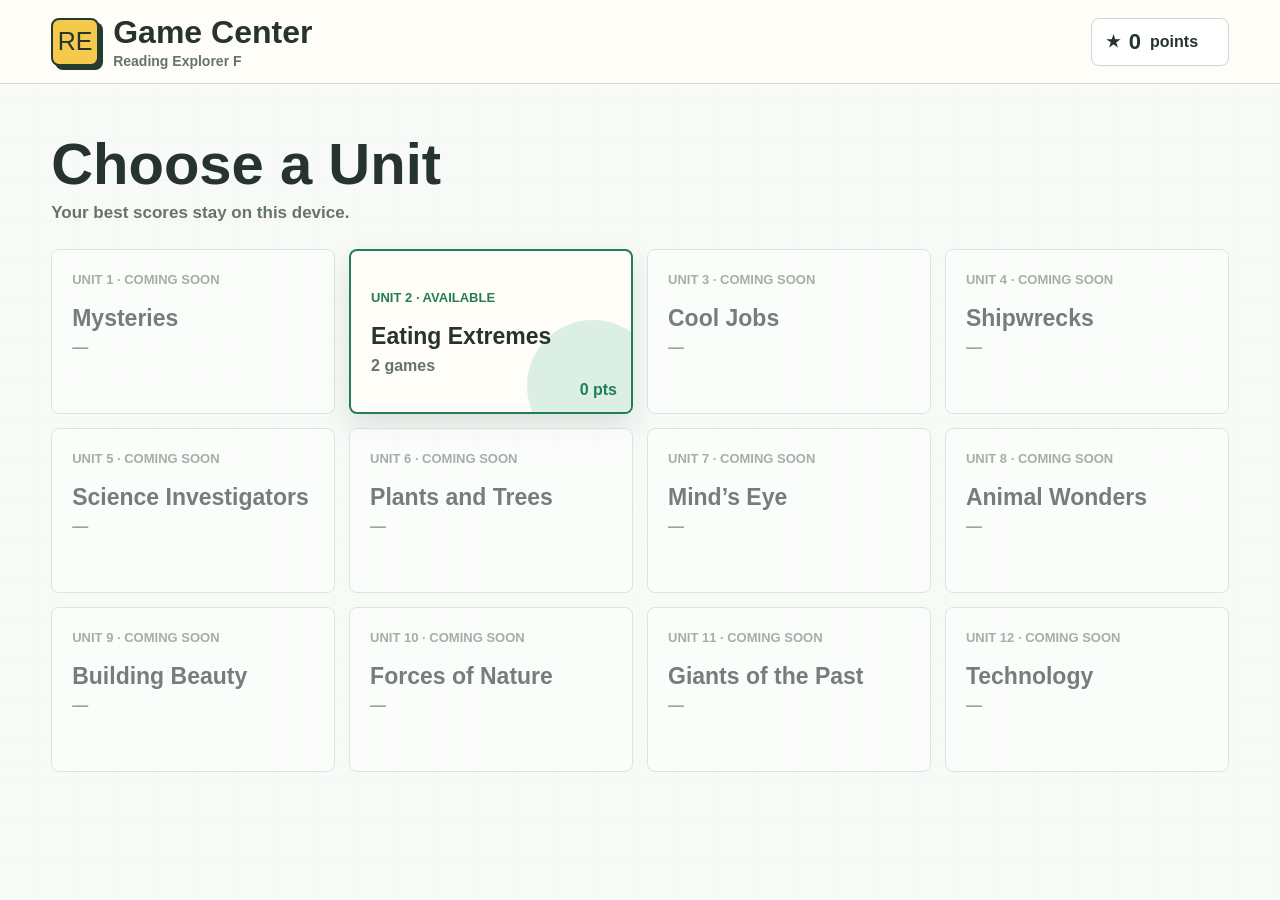
<file: games/index.html>
<!doctype html>
<html lang="en">
<head>
  <meta charset="utf-8" />
  <meta name="viewport" content="width=device-width, initial-scale=1" />
  <title>Reading Explorer Game Center</title>
  <style>
    :root {
      --ink: #26332e;
      --muted: #66736c;
      --paper: #fffdf7;
      --leaf: #237d59;
      --leaf-soft: #dcefe5;
      --sun: #f4c94c;
      --coral: #e96f5d;
      --blue: #4e82ba;
      --line: #cbd8d0;
      --shadow: 0 12px 28px rgba(35, 61, 49, .12);
    }

    * { box-sizing: border-box; }
    body {
      margin: 0;
      min-width: 320px;
      min-height: 100vh;
      color: var(--ink);
      font-family: "Avenir Next", "Trebuchet MS", Arial, sans-serif;
      background:
        linear-gradient(rgba(255,255,255,.54), rgba(255,255,255,.54)),
        repeating-linear-gradient(0deg, transparent 0 39px, rgba(54,116,83,.07) 40px),
        repeating-linear-gradient(90deg, transparent 0 39px, rgba(54,116,83,.07) 40px),
        #eef4ee;
    }

    button, a { font: inherit; }
    button:focus-visible, a:focus-visible { outline: 4px solid rgba(78,130,186,.35); outline-offset: 3px; }
    .app { min-height: 100vh; }
    .topbar {
      position: sticky;
      z-index: 20;
      top: 0;
      display: flex;
      align-items: center;
      justify-content: space-between;
      gap: 18px;
      min-height: 78px;
      padding: 14px clamp(18px, 4vw, 58px);
      border-bottom: 1px solid var(--line);
      background: rgba(255,253,247,.94);
      backdrop-filter: blur(14px);
    }
    .brand { display: flex; align-items: center; gap: 14px; min-width: 0; }
    .brand-mark {
      display: grid;
      width: 48px;
      height: 48px;
      place-items: center;
      border: 2px solid #253b32;
      border-radius: 8px;
      background: var(--sun);
      box-shadow: 4px 4px 0 #253b32;
      font-size: 25px;
    }
    .brand h1 { margin: 0; font-size: clamp(22px, 2.5vw, 34px); letter-spacing: 0; }
    .brand p { margin: 2px 0 0; color: var(--muted); font-size: 14px; font-weight: 700; }
    .total-score {
      display: flex;
      align-items: center;
      gap: 9px;
      min-width: 138px;
      padding: 10px 14px;
      border: 1px solid var(--line);
      border-radius: 8px;
      background: #fff;
      font-weight: 900;
    }
    .total-score strong { font-size: 22px; }
    .screen { display: none; padding: clamp(22px, 4vw, 58px); }
    .screen.active { display: block; }
    .section-head {
      display: flex;
      align-items: end;
      justify-content: space-between;
      gap: 18px;
      max-width: 1240px;
      margin: 0 auto 26px;
    }
    .section-head h2 { margin: 0; font-size: clamp(30px, 5vw, 58px); line-height: 1; }
    .section-head p { max-width: 620px; margin: 10px 0 0; color: var(--muted); font-size: 17px; font-weight: 650; }
    .unit-grid {
      display: grid;
      grid-template-columns: repeat(4, minmax(0, 1fr));
      gap: 14px;
      max-width: 1240px;
      margin: 0 auto;
    }
    .unit-card {
      position: relative;
      min-height: 165px;
      overflow: hidden;
      padding: 20px;
      border: 1px solid var(--line);
      border-radius: 8px;
      background: rgba(255,255,255,.84);
      color: var(--ink);
      text-align: left;
    }
    button.unit-card { cursor: pointer; transition: transform .18s ease, box-shadow .18s ease; }
    button.unit-card:hover { transform: translateY(-4px); box-shadow: var(--shadow); }
    .unit-card.active-unit { border: 2px solid var(--leaf); background: var(--paper); box-shadow: var(--shadow); }
    .unit-card.active-unit::after {
      position: absolute;
      right: -28px;
      bottom: -40px;
      width: 132px;
      height: 132px;
      border-radius: 50%;
      background: var(--leaf-soft);
      content: "";
    }
    .unit-number { display: inline-flex; align-items: center; gap: 8px; color: var(--leaf); font-size: 13px; font-weight: 900; text-transform: uppercase; }
    .unit-card h3 { position: relative; z-index: 1; margin: 18px 0 7px; font-size: 23px; line-height: 1.12; }
    .unit-card p { position: relative; z-index: 1; margin: 0; color: var(--muted); font-weight: 700; }
    .unit-score { position: absolute; z-index: 2; right: 14px; bottom: 13px; color: var(--leaf); font-weight: 900; }
    .coming { opacity: .62; }
    .coming .unit-number { color: #758079; }

    .back-button {
      display: inline-flex;
      align-items: center;
      gap: 8px;
      min-height: 44px;
      padding: 8px 13px;
      border: 1px solid var(--line);
      border-radius: 8px;
      background: #fff;
      color: var(--ink);
      cursor: pointer;
      font-weight: 900;
    }
    .unit-hero {
      display: grid;
      grid-template-columns: 1.25fr .75fr;
      max-width: 1240px;
      margin: 0 auto 20px;
      overflow: hidden;
      border: 1px solid var(--line);
      border-radius: 8px;
      background: #173f31;
      color: #fff;
      box-shadow: var(--shadow);
    }
    .unit-hero-copy { padding: clamp(26px, 5vw, 58px); }
    .unit-hero-copy span { color: #acd9bd; font-weight: 900; text-transform: uppercase; }
    .unit-hero-copy h2 { margin: 12px 0 10px; font-size: clamp(38px, 6vw, 72px); line-height: .95; }
    .unit-hero-copy p { max-width: 600px; margin: 0; color: #d8e9df; font-size: 18px; font-weight: 700; }
    .hero-score {
      display: grid;
      align-content: center;
      gap: 6px;
      padding: 36px;
      background: var(--sun);
      color: #26332e;
      text-align: center;
    }
    .hero-score strong { font-size: clamp(54px, 8vw, 96px); line-height: 1; }
    .hero-score span { font-size: 16px; font-weight: 900; text-transform: uppercase; }
    .game-grid { display: grid; grid-template-columns: repeat(2, minmax(0, 1fr)); gap: 18px; max-width: 1240px; margin: 0 auto; }
    .game-card { display: grid; grid-template-columns: 150px 1fr; min-height: 240px; overflow: hidden; border: 1px solid var(--line); border-radius: 8px; background: var(--paper); box-shadow: var(--shadow); }
    .game-visual { display: grid; place-items: center; font-size: 82px; background: #f1c8a8; }
    .game-card:nth-child(2) .game-visual { background: #dcefe5; }
    .game-copy { display: flex; flex-direction: column; padding: 24px; }
    .game-copy small { color: var(--leaf); font-weight: 900; text-transform: uppercase; }
    .game-copy h3 { margin: 8px 0 6px; font-size: 29px; }
    .game-copy p { margin: 0; color: var(--muted); font-weight: 650; line-height: 1.45; }
    .game-meta { display: flex; flex-wrap: wrap; gap: 8px; margin: 15px 0 18px; }
    .game-meta span { padding: 5px 8px; border: 1px solid var(--line); border-radius: 6px; background: #fff; font-size: 13px; font-weight: 800; }
    .play-link {
      align-self: flex-start;
      margin-top: auto;
      padding: 10px 16px;
      border: 2px solid #26332e;
      border-radius: 8px;
      background: var(--sun);
      box-shadow: 3px 3px 0 #26332e;
      color: #26332e;
      font-weight: 900;
      text-decoration: none;
    }
    .play-link:active { transform: translate(3px, 3px); box-shadow: none; }

    @media (max-width: 900px) {
      .unit-grid { grid-template-columns: repeat(2, minmax(0, 1fr)); }
      .unit-hero { grid-template-columns: 1fr; }
      .hero-score { grid-template-columns: auto auto; align-items: center; justify-content: center; }
      .game-grid { grid-template-columns: 1fr; }
    }
    @media (max-width: 560px) {
      .topbar { align-items: flex-start; }
      .brand p, .total-score span:last-child { display: none; }
      .total-score { min-width: auto; }
      .unit-grid { grid-template-columns: 1fr; }
      .section-head { align-items: flex-start; flex-direction: column; }
      .game-card { grid-template-columns: 100px 1fr; }
      .game-visual { font-size: 58px; }
    }
  </style>
</head>
<body>
  <main class="app">
    <header class="topbar">
      <div class="brand">
        <div class="brand-mark" aria-hidden="true">RE</div>
        <div><h1>Game Center</h1><p>Reading Explorer F</p></div>
      </div>
      <div class="total-score"><span aria-hidden="true">★</span><strong id="totalScore">0</strong><span>points</span></div>
    </header>

    <section id="unitsScreen" class="screen active">
      <div class="section-head">
        <div><h2>Choose a Unit</h2><p>Your best scores stay on this device.</p></div>
      </div>
      <div id="unitGrid" class="unit-grid"></div>
    </section>

    <section id="unit2Screen" class="screen">
      <div class="section-head"><button id="backToUnits" class="back-button" type="button">← All Units</button></div>
      <div class="unit-hero">
        <div class="unit-hero-copy"><span>Unit 2</span><h2>Eating Extremes</h2><p>Speed eating, chilies, language skills, and reading challenges.</p></div>
        <div class="hero-score"><strong id="unit2Total">0</strong><span>Unit points</span></div>
      </div>
      <div class="game-grid">
        <article class="game-card">
          <div class="game-visual" aria-hidden="true">🌭</div>
          <div class="game-copy">
            <small>Reading 2A</small><h3>Food Challenge</h3>
            <p>Vocabulary, passage clues, and the world of speed eating.</p>
            <div class="game-meta"><span id="u2aStatus">Not played</span><span id="u2aScore">0 points</span></div>
            <a class="play-link" href="./unit2a-food-challenge.html">Play 2A →</a>
          </div>
        </article>
        <article class="game-card">
          <div class="game-visual" aria-hidden="true">🫑</div>
          <div class="game-copy">
            <small>Reading 2B</small><h3>Pepper Challenge</h3>
            <p>Vocabulary, pronoun reference, and The Hottest Chilies.</p>
            <div class="game-meta"><span id="u2bStatus">Not played</span><span id="u2bScore">0 sweet peppers</span></div>
            <a class="play-link" href="./unit2b-pepper-challenge.html">Play 2B →</a>
          </div>
        </article>
      </div>
    </section>
  </main>

  <script>
    const topics = ["Mysteries", "Eating Extremes", "Cool Jobs", "Shipwrecks", "Science Investigators", "Plants and Trees", "Mind’s Eye", "Animal Wonders", "Building Beauty", "Forces of Nature", "Giants of the Past", "Technology"];
    const progressKey = "re-reading-games-v1";
    const unitGrid = document.querySelector("#unitGrid");
    const unitsScreen = document.querySelector("#unitsScreen");
    const unit2Screen = document.querySelector("#unit2Screen");

    function getProgress() {
      try { return JSON.parse(localStorage.getItem(progressKey)) || {}; }
      catch (error) { return {}; }
    }

    function ingestReturnedScore() {
      const params = new URLSearchParams(location.search);
      const score2A = Number(params.get("u2a"));
      const score2B = Number(params.get("u2b"));
      if (!Number.isFinite(score2A) && !Number.isFinite(score2B)) return;
      const progress = getProgress();
      progress.unit2 ||= {};
      if (Number.isFinite(score2A)) {
        const previous = progress.unit2.unit2a || {};
        progress.unit2.unit2a = { ...previous, completed: true, score: Math.max(previous.score || 0, score2A) };
      }
      if (Number.isFinite(score2B)) {
        const previous = progress.unit2.unit2b || {};
        progress.unit2.unit2b = { ...previous, completed: true, score: Math.max(previous.score || 0, score2B) };
      }
      try { localStorage.setItem(progressKey, JSON.stringify(progress)); } catch (error) { /* Some file:// browsers restrict storage. */ }
      history.replaceState(null, "", location.pathname);
    }

    function renderScores() {
      const progress = getProgress();
      const unit2 = progress.unit2 || {};
      const score2A = unit2.unit2a?.score || 0;
      const score2B = unit2.unit2b?.score || 0;
      const total = score2A + score2B;
      document.querySelector("#totalScore").textContent = total;
      document.querySelector("#unit2Total").textContent = total;
      document.querySelector("#u2aScore").textContent = `${score2A} points`;
      document.querySelector("#u2bScore").textContent = `${score2B} sweet peppers`;
      document.querySelector("#u2aStatus").textContent = unit2.unit2a?.completed ? "Completed" : "Not played";
      document.querySelector("#u2bStatus").textContent = unit2.unit2b?.completed ? "Completed" : "Not played";
      const cardScore = document.querySelector("[data-unit='2'] .unit-score");
      if (cardScore) cardScore.textContent = `${total} pts`;
    }

    function renderUnits() {
      unitGrid.innerHTML = topics.map((topic, index) => {
        const unit = index + 1;
        const active = unit === 2;
        return `${active ? "<button" : "<article"} class="unit-card ${active ? "active-unit" : "coming"}" ${active ? "type='button' data-unit='2'" : ""}>
          <span class="unit-number">Unit ${unit}${active ? " · Available" : " · Coming soon"}</span>
          <h3>${topic}</h3>
          <p>${active ? "2 games" : "—"}</p>
          ${active ? '<span class="unit-score">0 pts</span>' : ""}
        </${active ? "button" : "article"}>`;
      }).join("");
      document.querySelector("[data-unit='2']").addEventListener("click", showUnit2);
    }

    function showUnit2() {
      unitsScreen.classList.remove("active");
      unit2Screen.classList.add("active");
      renderScores();
      window.scrollTo({ top: 0, behavior: "instant" });
    }

    document.querySelector("#backToUnits").addEventListener("click", () => {
      unit2Screen.classList.remove("active");
      unitsScreen.classList.add("active");
      renderScores();
      window.scrollTo({ top: 0, behavior: "instant" });
    });
    window.addEventListener("pageshow", renderScores);
    ingestReturnedScore();
    renderUnits();
    renderScores();
  </script>
</body>
</html>
</file>
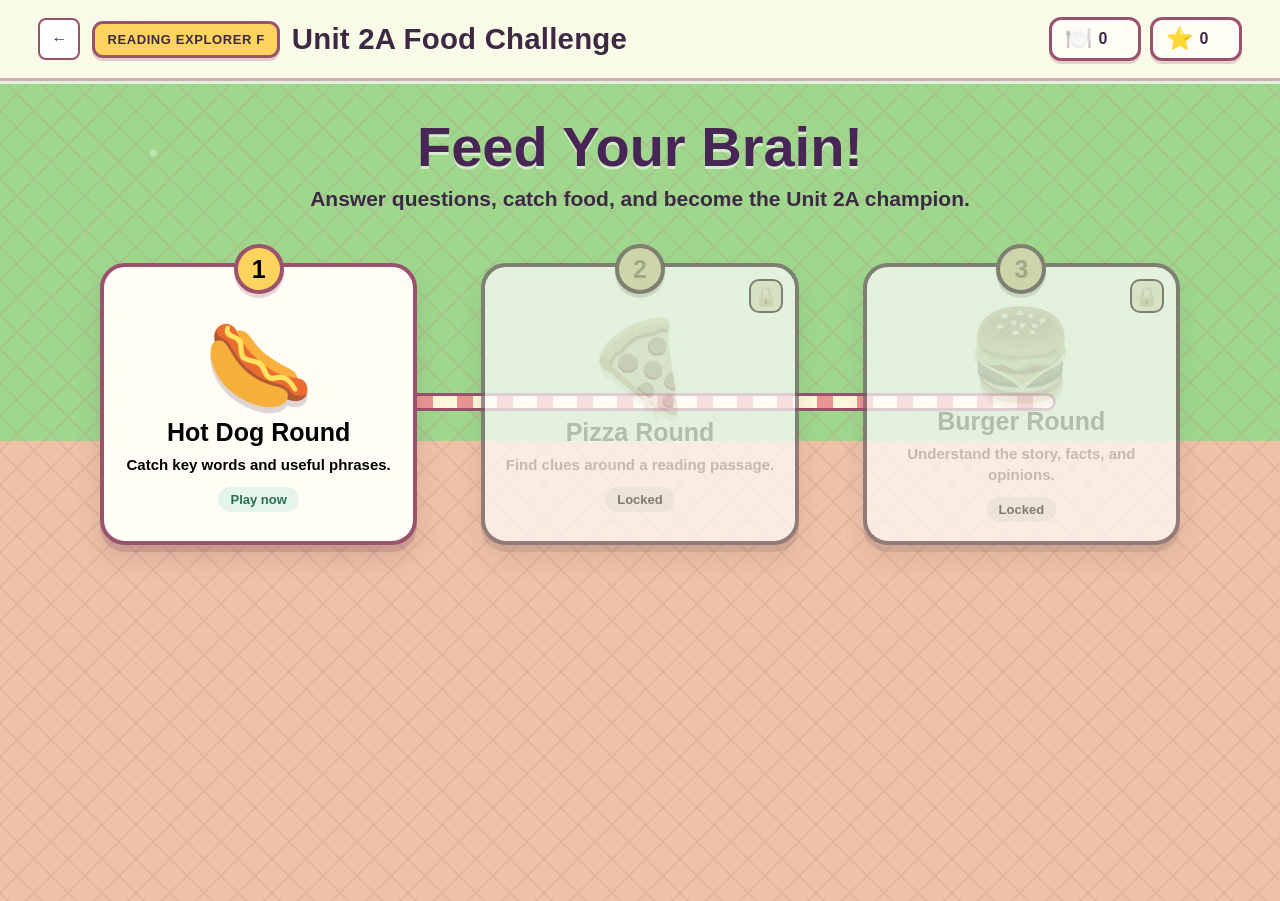
<file: games/unit2a-food-challenge.html>
<!doctype html>
<html lang="en">
<head>
  <meta charset="utf-8" />
  <meta name="viewport" content="width=device-width, initial-scale=1" />
  <title>Unit 2A Food Challenge</title>
  <style>
    :root {
      --ink: #3e2945;
      --cream: #fff9e9;
      --paper: #fffdf6;
      --pink: #ef7590;
      --rose: #b84f70;
      --mint: #74c9a0;
      --green: #338b63;
      --yellow: #ffd45e;
      --line: #9a526d;
      --shadow: 0 7px 0 rgba(112, 55, 78, .18), 0 14px 25px rgba(91, 51, 72, .14);
    }

    * { box-sizing: border-box; }
    body {
      margin: 0;
      min-width: 320px;
      min-height: 100vh;
      color: var(--ink);
      font-family: "Avenir Next", "Trebuchet MS", Arial, sans-serif;
      background: #f8b6aa;
    }
    button { font: inherit; }
    .game-shell {
      position: relative;
      min-height: 100vh;
      overflow: hidden;
      background:
        radial-gradient(circle at 12% 17%, rgba(255,255,255,.34) 0 3px, transparent 4px),
        linear-gradient(#9fd88d 0 49%, #efc2a7 49% 100%);
      isolation: isolate;
    }
    .game-shell::before {
      position: absolute;
      z-index: -1;
      inset: 0;
      content: "";
      opacity: .3;
      background-image: linear-gradient(45deg, transparent 48%, #bd8b86 49% 51%, transparent 52%), linear-gradient(-45deg, transparent 48%, #bd8b86 49% 51%, transparent 52%);
      background-size: 34px 34px;
      background-position: 0 52%;
      pointer-events: none;
    }
    .topbar {
      display: flex;
      align-items: center;
      justify-content: space-between;
      gap: 16px;
      padding: 17px clamp(16px, 3vw, 42px);
      background: rgba(255, 253, 239, .94);
      border-bottom: 3px solid rgba(154, 82, 109, .45);
      box-shadow: 0 3px 0 rgba(255,255,255,.7);
    }
    .brand { display: flex; align-items: center; gap: 12px; min-width: 0; }
    .home-link { display: grid; width: 42px; height: 42px; flex: 0 0 auto; place-items: center; border: 2px solid var(--line); border-radius: 8px; background: #fff; color: var(--ink); font-weight: 900; text-decoration: none; }
    .brand-badge { padding: 8px 12px; border: 3px solid var(--line); border-radius: 11px; background: var(--yellow); box-shadow: 0 3px 0 rgba(154,82,109,.28); font-weight: 900; font-size: 13px; letter-spacing: .6px; white-space: nowrap; }
    .brand h1 { margin: 0; font-size: clamp(19px, 2.3vw, 30px); letter-spacing: .2px; white-space: nowrap; overflow: hidden; text-overflow: ellipsis; }
    .score-row { display: flex; align-items: center; gap: 9px; }
    .score-pill { display: flex; align-items: center; gap: 7px; min-width: 92px; padding: 8px 13px; border: 3px solid var(--line); border-radius: 12px; background: var(--paper); box-shadow: 0 3px 0 rgba(154,82,109,.24); font-weight: 900; }
    .score-icon { font-size: 22px; line-height: 1; }
    .screen { display: none; min-height: calc(100vh - 80px); padding: clamp(18px, 3vw, 42px); }
    .screen.active { display: block; }
    #gameScreen { height: calc(100vh - 80px); min-height: 620px; padding: 12px clamp(18px, 3vw, 42px); overflow: hidden; }

    /* Map */
    .map-intro { max-width: 900px; margin: 0 auto 22px; text-align: center; }
    .map-intro h2 { margin: 0; font-size: clamp(30px, 5vw, 56px); line-height: 1; color: #472655; text-shadow: 0 3px 0 rgba(255,255,255,.55); }
    .map-intro p { margin: 12px 0 0; font-size: clamp(16px, 2vw, 21px); font-weight: 700; }
    .path-map { position: relative; display: grid; grid-template-columns: repeat(3, minmax(210px, 1fr)); gap: clamp(22px, 5vw, 70px); max-width: 1080px; margin: 52px auto 0; }
    .path-map::before { position: absolute; z-index: -1; top: 49%; left: 12%; width: 76%; height: 12px; content: ""; border-radius: 20px; background: repeating-linear-gradient(90deg, #fff7dc 0 24px, #e99593 24px 40px); border: 3px solid var(--line); transform: translateY(-50%); }
    .level-card { position: relative; min-height: 265px; padding: 26px 18px 19px; border: 4px solid var(--line); border-radius: 25px; background: var(--paper); box-shadow: var(--shadow); text-align: center; cursor: pointer; transition: transform .18s ease, filter .18s ease; }
    .level-card:hover:not([disabled]) { transform: translateY(-7px) rotate(-1deg); }
    .level-card[disabled] { cursor: not-allowed; filter: grayscale(.75); opacity: .72; }
    .level-number { position: absolute; top: -23px; left: 50%; display: grid; width: 50px; height: 50px; place-items: center; border: 4px solid var(--line); border-radius: 50%; background: var(--yellow); transform: translateX(-50%); box-shadow: 0 4px 0 rgba(154,82,109,.24); font-weight: 900; font-size: 25px; }
    .food-illustration { margin: 18px auto 8px; font-size: 88px; line-height: 1; filter: drop-shadow(0 6px 0 rgba(91,51,72,.2)); }
    .level-card h3 { margin: 6px 0 7px; font-size: 25px; }
    .level-card p { margin: 0; font-size: 15px; font-weight: 700; line-height: 1.4; }
    .level-status { display: inline-block; margin-top: 12px; padding: 5px 12px; border-radius: 999px; background: #e5f5e9; color: #297050; font-size: 13px; font-weight: 900; }
    .lock { position: absolute; right: 12px; top: 12px; display: grid; width: 34px; height: 34px; place-items: center; border: 2px solid var(--line); border-radius: 10px; background: #ffe4b4; font-size: 19px; }

    /* Challenge */
    .challenge { position: relative; display: grid; grid-template-rows: 72px minmax(0, 1fr) 190px; height: 100%; min-height: 0; max-width: 1200px; margin: 0 auto; }
    .challenge-heading { display: flex; align-items: center; justify-content: space-between; gap: 20px; padding: 0 6px 7px; }
    .back-button { padding: 9px 14px; border: 3px solid var(--line); border-radius: 12px; background: var(--paper); color: var(--ink); box-shadow: 0 3px 0 rgba(154,82,109,.22); cursor: pointer; font-weight: 900; }
    .round-label { display: flex; align-items: center; gap: 11px; font-size: clamp(20px, 2.7vw, 31px); font-weight: 900; }
    .round-label .emoji { font-size: 35px; }
    .hearts { font-size: 27px; letter-spacing: 3px; white-space: nowrap; }
    .progress { position: relative; height: 18px; overflow: hidden; margin: 0 auto 8px; width: min(680px, 88vw); border: 3px solid var(--line); border-radius: 99px; background: #ffe6db; }
    .progress-fill { width: 0; height: 100%; border-radius: inherit; background: linear-gradient(90deg, #ffd25e, #f69d68); transition: width .35s ease; }
    .question-card { position: relative; z-index: 3; align-self: center; width: min(790px, 100%); max-height: 100%; margin: 0 auto; padding: clamp(16px, 2vw, 26px); border: 4px solid var(--line); border-radius: 25px; background: rgba(255,253,246,.96); box-shadow: var(--shadow); text-align: center; }
    .question-count { display: inline-block; padding: 5px 11px; border-radius: 9px; background: #e8f5e9; color: var(--green); font-size: 14px; font-weight: 900; }
    .question-card h2 { margin: 10px 0 16px; font-size: clamp(21px, 2.8vw, 32px); line-height: 1.18; }
    .answers { display: grid; grid-template-columns: repeat(2, minmax(0, 1fr)); gap: 13px; }
    .answer { min-height: 54px; padding: 10px 14px; border: 3px solid #d58aa0; border-radius: 15px; background: #fff7e7; box-shadow: 0 4px 0 rgba(154,82,109,.18); color: var(--ink); cursor: pointer; font-size: clamp(16px, 2vw, 20px); font-weight: 900; transition: transform .15s ease, background .15s ease; }
    .answer:hover:not(:disabled) { transform: translateY(-3px); background: #fff0bd; }
    .answer:disabled { cursor: default; }
    .answer.correct { background: #bceac9; border-color: #4ea77a; }
    .answer.wrong { background: #ffc3bd; border-color: #df6760; }
    .question-card.shake { animation: wrong-shake .48s ease-in-out; border-color: #e14f5a; box-shadow: 0 0 0 7px rgba(237, 91, 97, .2), var(--shadow); }
    @keyframes wrong-shake {
      0%, 100% { transform: translateX(0); }
      18% { transform: translateX(-12px) rotate(-.6deg); }
      38% { transform: translateX(11px) rotate(.6deg); }
      58% { transform: translateX(-8px) rotate(-.4deg); }
      78% { transform: translateX(6px) rotate(.3deg); }
    }
    .feedback { min-height: 30px; margin: 17px 0 0; font-size: 17px; font-weight: 900; }
    .feedback.good { color: #227750; }
    .feedback.bad { color: #bd434a; }
    .pronunciation-panel { display: grid; grid-column: 1 / -1; justify-items: center; width: min(640px, 100%); gap: 13px; padding: 5px 0 2px; }
    .word-chip { display: inline-flex; justify-self: center; align-items: baseline; gap: 10px; padding: 10px 17px; border: 3px solid #d58aa0; border-radius: 15px; background: #fff7e7; }
    .word-chip strong { font-size: clamp(28px, 4vw, 43px); }
    .word-chip span { color: #5d6a63; font-family: Georgia, serif; font-size: 20px; }
    .pronunciation-actions { display: flex; flex-wrap: wrap; justify-content: center; gap: 10px; }
    .pronunciation-button { min-height: 52px; padding: 10px 15px; border: 3px solid var(--line); border-radius: 13px; box-shadow: 0 4px 0 rgba(154,82,109,.2); color: var(--ink); cursor: pointer; font-weight: 900; }
    .listen-button { background: #d9f0e4; }
    .record-button { background: #ffd45e; }
    .skip-button { background: #f3edf8; }
    .record-button.is-recording { background: #ef7590; color: #fff; animation: record-pulse 1s infinite; }
    .playback-button { background: #eee8fa; }
    .pronunciation-status { width: 100%; min-height: 48px; margin: 0; padding: 10px 14px; border-radius: 12px; background: #f5f0e8; font-size: 15px; font-weight: 800; line-height: 1.35; }
    .pronunciation-status.good { background: #dff3e4; color: #237351; }
    .pronunciation-status.bad { background: #ffe3df; color: #b53e49; }
    @keyframes record-pulse { 50% { transform: scale(1.04); box-shadow: 0 0 0 8px rgba(239,117,144,.18); } }
    .catch-zone { position: relative; min-height: 0; height: 190px; margin: 0; }
    .ground { position: absolute; right: -12vw; bottom: 0; left: -12vw; height: 48px; border-top: 4px solid var(--line); background: #a1d58d; }
    .player { position: absolute; bottom: -3px; left: 50%; width: 185px; height: 185px; transform: translateX(-50%); }
    .player svg { display: none; }
    .player-image { display: block; width: 100%; height: 100%; object-fit: contain; }
    .mouth-target { position: absolute; top: 41%; left: 43%; width: 14%; height: 15%; opacity: 0; pointer-events: none; }
    .mouth { transform-origin: center; transition: transform .15s ease; }
    .player.chomp .mouth { transform: scaleY(.42); }
    .tail { transform-box: fill-box; transform-origin: center; transition: transform .16s ease; }
    .player.chomp .tail { animation: tail-wag .34s ease-in-out 2; }
    @keyframes tail-wag { 50% { transform: rotate(24deg); } }
    .drop-item { position: fixed; z-index: 20; font-size: 70px; line-height: 1; pointer-events: none; filter: drop-shadow(0 8px 1px rgba(81,41,60,.23)); }
    .drop-item.bomb { font-size: 61px; }
    .burst { position: fixed; z-index: 21; padding: 9px 13px; border: 3px solid #d45b59; border-radius: 14px; background: #fff5da; color: #bd434a; box-shadow: 0 4px 0 rgba(154,82,109,.2); font-size: 16px; font-weight: 900; pointer-events: none; }
    .complete-card { display: grid; place-items: center; min-height: calc(100vh - 170px); text-align: center; }
    .complete-inner { width: min(680px, 100%); padding: clamp(26px, 5vw, 52px); border: 4px solid var(--line); border-radius: 30px; background: var(--paper); box-shadow: var(--shadow); }
    .complete-inner .big-food { font-size: 100px; }
    .complete-inner h2 { margin: 8px 0; font-size: clamp(34px, 6vw, 58px); }
    .complete-inner p { font-size: 20px; font-weight: 700; line-height: 1.5; }
    .next-button { margin-top: 15px; padding: 14px 22px; border: 3px solid var(--line); border-radius: 15px; background: var(--yellow); box-shadow: 0 5px 0 rgba(154,82,109,.27); color: var(--ink); cursor: pointer; font-size: 18px; font-weight: 900; }
    .next-button:active, .back-button:active { transform: translateY(3px); box-shadow: none; }

    @media (max-width: 720px) {
      .topbar { padding: 12px 14px; }
      .brand-badge { display: none; }
      .score-pill { min-width: auto; padding: 7px 10px; }
      .path-map { grid-template-columns: 1fr; gap: 42px; margin-top: 38px; }
      .path-map::before { top: 8%; left: 50%; width: 11px; height: 82%; transform: translateX(-50%); background: repeating-linear-gradient(180deg, #fff7dc 0 24px, #e99593 24px 40px); }
      .level-card { min-height: 205px; }
      .food-illustration { margin-top: 10px; font-size: 65px; }
      .challenge-heading { gap: 8px; padding-top: 0; }
      .round-label { font-size: 18px; }
      .hearts { font-size: 22px; letter-spacing: 0; }
      .answers { grid-template-columns: 1fr; gap: 10px; }
      .question-card { padding: 22px 16px; }
      .catch-zone { min-height: 250px; }
      .player { width: 175px; height: 205px; }
    }
  </style>
</head>
<body>
  <main class="game-shell">
    <header class="topbar">
      <div class="brand">
        <a class="home-link" href="./index.html" aria-label="Back to game center">←</a>
        <span class="brand-badge">READING EXPLORER F</span>
        <h1>Unit 2A Food Challenge</h1>
      </div>
      <div class="score-row">
        <div class="score-pill"><span class="score-icon">🍽️</span><span id="score">0</span></div>
        <div class="score-pill"><span class="score-icon">⭐</span><span id="stars">0</span></div>
      </div>
    </header>

    <section id="mapScreen" class="screen active" aria-label="Level map">
      <div class="map-intro">
        <h2>Feed Your Brain!</h2>
        <p>Answer questions, catch food, and become the Unit 2A champion.</p>
      </div>
      <div id="levelMap" class="path-map"></div>
    </section>

    <section id="gameScreen" class="screen" aria-live="polite">
      <div class="challenge">
        <div>
          <div class="challenge-heading">
            <button id="backToMap" class="back-button" type="button">← Map</button>
            <div id="roundLabel" class="round-label"></div>
            <div id="hearts" class="hearts" aria-label="Lives"></div>
          </div>
          <div class="progress"><div id="progressFill" class="progress-fill"></div></div>
        </div>
        <article class="question-card">
          <span id="questionCount" class="question-count"></span>
          <h2 id="questionText"></h2>
          <div id="answers" class="answers"></div>
          <p id="feedback" class="feedback"></p>
        </article>
        <div id="catchZone" class="catch-zone">
          <div class="ground"></div>
          <div id="player" class="player" aria-label="Cute puppy waiting to catch food">
            <img id="puppyImage" class="player-image" src="./assets/snack-scout-idle-transparent.png" alt="Cute puppy waiting to catch food" />
            <span id="mouth" class="mouth-target" aria-hidden="true"></span>
            <svg viewBox="0 0 220 250" role="img" aria-label="Cute cartoon puppy waiting to catch food">
              <g id="puppyCharacter" stroke="#3d3040" stroke-width="5" stroke-linecap="round" stroke-linejoin="round">
                <ellipse cx="110" cy="235" rx="76" ry="11" fill="#7e4963" opacity=".2" stroke="none"/>
                <path class="tail" d="M154 193c27-22 42-5 38 11-3 13-17 18-29 8" fill="none" stroke="#fffdf6" stroke-width="17"/>
                <ellipse cx="110" cy="192" rx="56" ry="44" fill="#fffdf6"/>
                <path d="M60 191c-18 9-26 23-29 37M160 191c18 9 26 23 29 37" fill="none" stroke="#fffdf6" stroke-width="17"/>
                <ellipse cx="37" cy="230" rx="14" ry="10" fill="#fffdf6"/>
                <ellipse cx="183" cy="230" rx="14" ry="10" fill="#fffdf6"/>
                <path d="M73 222v-33c8-12 22-17 37-17s29 5 37 17v33Z" fill="#8fc9dc"/>
                <path d="M83 222v-28c7-7 17-10 27-10s20 3 27 10v28Z" fill="#dff1f5" stroke="none"/>
                <circle cx="110" cy="183" r="11" fill="#ffd45e"/>
                <path d="M110 178v10M105 183h10" fill="none" stroke="#b87c35" stroke-width="2"/>
                <path d="M38 105c-3-36 15-58 40-54 14 2 25 15 27 34l-14 44c-22 3-46-5-53-24Z" fill="#fffdf6"/>
                <path d="M182 105c3-36-15-58-40-54-14 2-25 15-27 34l14 44c22 3 46-5 53-24Z" fill="#fffdf6"/>
                <path d="M52 98c0-43 25-70 58-70s58 27 58 70c0 39-23 62-58 62S52 137 52 98Z" fill="#fffdf6"/>
                <path d="M61 70c15-23 35-31 56-28 19 2 34 11 43 27" fill="none" stroke="#f2e7d1" stroke-width="9"/>
                <path d="M59 65c17-13 73-16 102 2" fill="none" stroke="#ffd45e" stroke-width="10"/>
                <path d="M107 51l6-7 4 9" fill="#ffd45e"/>
                <ellipse cx="87" cy="98" rx="5" ry="7" fill="#3d3040"/>
                <ellipse cx="133" cy="98" rx="5" ry="7" fill="#3d3040"/>
                <ellipse cx="79" cy="117" rx="16" ry="7" fill="#f7c9ca" opacity=".7" stroke="none"/>
                <ellipse cx="141" cy="117" rx="16" ry="7" fill="#f7c9ca" opacity=".7" stroke="none"/>
                <ellipse cx="110" cy="115" rx="28" ry="18" fill="#fffdf6" stroke-width="3"/>
                <path d="M104 108c2-6 11-6 13 0 1 5-2 9-6.5 9s-8-4-6.5-9Z" fill="#3d3040"/>
                <path d="M110 117v5" fill="none" stroke-width="3"/>
                <ellipse id="legacy-mouth" class="mouth" cx="110" cy="139" rx="27" ry="19" fill="#4a2944"/>
                <path d="M92 136c12-8 25-9 36 0" fill="none" stroke="#fff7f4" stroke-width="4"/>
                <path d="M77 163c18 9 48 9 66 0" fill="none" stroke="#ef7590" stroke-width="9"/>
              </g>
            </svg>
          </div>
        </div>
      </div>
    </section>

    <section id="completeScreen" class="screen">
      <div class="complete-card"><div id="completeContent" class="complete-inner"></div></div>
    </section>
  </main>

  <script>
    const levels = [
      {
        name: "Hot Dog Round",
        food: "🌭",
        short: "Vocabulary",
        description: "Catch key words and useful phrases.",
        questions: [
          { q: "Which word means ‘a person trained to compete in sports’?", options: ["athlete", "legend", "record", "tradition"], answer: 0, note: "An athlete trains and competes in sports." },
          { q: "Complete the phrase: set / break / hold a ____.", options: ["contest", "record", "tradition", "opinion"], answer: 1, note: "We say set, break, or hold a record." },
          { q: "Which phrase means ‘exercise or train’?", options: ["work out", "argue with", "set a record", "break a record"], answer: 0, note: "Work out means exercise or train." },
          { q: "Speed eating may be ____ for the body.", options: ["exactly", "various", "unhealthy", "traditional"], answer: 2, note: "Unhealthy means not good for your health." },
          { q: "Choose the best phrase: Some people ____ eating contests.", options: ["argue against", "work out", "hold a record", "set a food"], answer: 0, note: "Argue against means give reasons against an idea." },
          { q: "Which word is an adverb meaning ‘in a precise or completely correct way’?", options: ["exactly", "athlete", "tradition", "unhealthy"], answer: 0, note: "Exactly is an adverb." },
          { q: "Which word means ‘many different kinds of’?", options: ["various", "record", "work out", "argue"], answer: 0, note: "Various means many different kinds of." },
          { q: "Which word family is correct?", options: ["health → healthy → unhealthy", "health → athlete → unhealthy", "record → traditional → health", "work out → various → athlete"], answer: 0, note: "Unhealthy comes from the health word family." },
          { q: "Which word belongs in this family: compete → competition → competitive → ____?", options: ["competitor", "tradition", "argument", "health"], answer: 0, note: "A competitor is a person who competes." },
          { q: "Which sentence uses tradition correctly?", options: ["The contest became a yearly tradition.", "We tradition before competitions.", "The athlete is tradition.", "They tradition a record."], answer: 0, note: "A tradition is something people do for many years." },
          { type: "pronounce", word: "argue", ipa: "/ˈɑːrɡjuː/", note: "You recorded the word first. Compare it with the US English model now." },
          { type: "pronounce", word: "athlete", ipa: "/ˈæθliːt/", note: "You read first. Now compare your first sound /æ/ and /θ/ with the model." },
          { type: "pronounce", word: "record", ipa: "/ˈrekərd/", note: "For the noun, the model uses first-syllable stress: RE-cord." },
          { type: "pronounce", word: "tradition", ipa: "/trəˈdɪʃən/", note: "Compare your stress with the model: tra-DI-tion." },
          { q: "Complete the sentence: Competitive eaters ____ before contests.", options: ["work out", "various", "exactly", "tradition"], answer: 0, note: "Competitive eaters train and work out before contests." }
        ]
      },
      {
        name: "Pizza Round",
        food: "🍕",
        short: "Reading Detective",
        description: "Find clues around a reading passage.",
        questions: [
          { q: "Which part tells the topic of a reading passage?", options: ["caption", "title", "footnote", "sidebar"], answer: 1, note: "The title tells the topic." },
          { q: "Which part explains a photo?", options: ["caption", "subheading", "paragraph", "sidebar"], answer: 0, note: "A caption explains a photo." },
          { q: "Which part gives extra facts beside the main text?", options: ["photo", "footnote", "sidebar", "title"], answer: 2, note: "A sidebar gives extra facts." },
          { q: "Which part explains a difficult word?", options: ["subheading", "footnote", "caption", "photo"], answer: 1, note: "A footnote explains difficult words." },
          { q: "Why should readers look at photos and captions before reading deeply?", options: ["They show visual clues about the topic.", "They replace the whole passage.", "They give only opinions.", "They make the text longer."], answer: 0, note: "Photos and captions give useful clues before you read." }
        ]
      },
      {
        name: "Burger Round",
        food: "🍔",
        short: "Story Champion",
        description: "Understand the story, facts, and opinions.",
        questions: [
          { q: "What is Reading 2A mainly about?", options: ["competitive speed eating", "Italian pizza recipes", "a school sports day", "healthy breakfast"], answer: 0, note: "The article is about competitive speed eating." },
          { q: "Where is Nathan’s famous hot dog eating contest held?", options: ["New York", "London", "Naples", "Beijing"], answer: 0, note: "Nathan's contest is held in New York." },
          { q: "When does the contest happen every year?", options: ["July 4th", "January 1st", "October 31st", "December 25th"], answer: 0, note: "It happens every year on July 4th." },
          { q: "Why do competitive eaters train before contests?", options: ["to prepare for the competition", "to write captions", "to make hot dogs", "to visit New York"], answer: 0, note: "They train and work out before competitions." },
          { q: "Which sentence is an opinion?", options: ["The contest happens every July 4th.", "Joey Chestnut holds a record.", "Speed eating is a waste of food.", "The contest is in New York."], answer: 2, note: "Whether speed eating is a waste of food is an opinion." }
        ]
      }
    ];

    const state = { unlocked: 0, level: 0, question: 0, score: 0, stars: 0, lives: 3, results: [0, 0, 0] };
    const mapScreen = document.querySelector("#mapScreen");
    const gameScreen = document.querySelector("#gameScreen");
    const completeScreen = document.querySelector("#completeScreen");
    const levelMap = document.querySelector("#levelMap");
    const scoreEl = document.querySelector("#score");
    const starsEl = document.querySelector("#stars");
    const roundLabel = document.querySelector("#roundLabel");
    const heartsEl = document.querySelector("#hearts");
    const questionCount = document.querySelector("#questionCount");
    const questionText = document.querySelector("#questionText");
    const answersEl = document.querySelector("#answers");
    const feedbackEl = document.querySelector("#feedback");
    const progressFill = document.querySelector("#progressFill");
    const player = document.querySelector("#player");
    const puppyImage = document.querySelector("#puppyImage");
    const catchZone = document.querySelector("#catchZone");
    const questionCard = document.querySelector(".question-card");
    let audioContext;
    let recorder;
    let microphoneStream;
    let recordedUrl = "";
    let pronunciationTranscript = "";
    let pronunciationFinished = false;
    let pronunciationAttempts = 0;
    const referenceAudio = {
      argue: "../audio/unit2a/argue-us.mp3",
      athlete: "../audio/unit2a/athlete-us.mp3",
      exactly: "../audio/unit2a/exactly-us.mp3",
      record: "../audio/unit2a/record-us.mp3",
      tradition: "../audio/unit2a/tradition-us.mp3",
      various: "../audio/unit2a/various-us.mp3",
      contest: "../audio/unit2a/contest-us.mp3",
      legend: "../audio/unit2a/legend-us.mp3"
    };
    const puppyFrames = {
      idle: "./assets/snack-scout-idle-transparent.png",
      chew: "./assets/snack-scout-chew-transparent.png",
      celebrate: "./assets/snack-scout-celebrate-transparent.png"
    };
    const progressKey = "re-reading-games-v1";
    function renderPuppyFrame(name) {
      puppyImage.src = puppyFrames[name];
    }

    function animatePuppyEat() {
      renderPuppyFrame("chew");
      setTimeout(() => renderPuppyFrame("celebrate"), 340);
      setTimeout(() => renderPuppyFrame("idle"), 860);
    }

    function updateScore() {
      scoreEl.textContent = state.score;
      starsEl.textContent = state.stars;
    }

    function getAudioContext() {
      if (!audioContext) audioContext = new (window.AudioContext || window.webkitAudioContext)();
      if (audioContext.state === "suspended") audioContext.resume();
      return audioContext;
    }

    function tone(frequency, start, duration, type = "sine", volume = .07) {
      const context = getAudioContext();
      const oscillator = context.createOscillator();
      const gain = context.createGain();
      oscillator.type = type;
      oscillator.frequency.setValueAtTime(frequency, start);
      gain.gain.setValueAtTime(.001, start);
      gain.gain.exponentialRampToValueAtTime(volume, start + .015);
      gain.gain.exponentialRampToValueAtTime(.001, start + duration);
      oscillator.connect(gain).connect(context.destination);
      oscillator.start(start);
      oscillator.stop(start + duration + .03);
    }

    function playSound(kind) {
      const context = getAudioContext();
      const now = context.currentTime;
      if (kind === "click") {
        tone(740, now, .07, "triangle", .035);
        tone(1047, now + .06, .11, "sine", .025);
      } else if (kind === "correct") {
        tone(784, now, .13, "sine", .075);
        tone(1047, now + .12, .15, "sine", .085);
        tone(1319, now + .27, .22, "triangle", .07);
      } else if (kind === "wrong") {
        tone(126, now, .22, "sawtooth", .09);
        tone(88, now + .15, .3, "sawtooth", .085);
      }
    }

    function showScreen(screen) {
      [mapScreen, gameScreen, completeScreen].forEach((item) => item.classList.toggle("active", item === screen));
    }

    function renderMap() {
      levelMap.innerHTML = levels.map((level, index) => {
        const locked = index > state.unlocked;
        const status = index < state.unlocked ? "Completed" : index === state.unlocked ? "Play now" : "Locked";
        return `<button class="level-card" type="button" data-level="${index}" ${locked ? "disabled" : ""}>
          <span class="level-number">${index + 1}</span>
          ${locked ? '<span class="lock">🔒</span>' : ""}
          <div class="food-illustration">${level.food}</div>
          <h3>${level.name}</h3>
          <p>${level.description}</p>
          <span class="level-status">${status}</span>
        </button>`;
      }).join("");
      levelMap.querySelectorAll("[data-level]").forEach((button) => {
        button.addEventListener("click", () => startLevel(Number(button.dataset.level)));
      });
    }

    function startLevel(index) {
      state.level = index;
      state.question = 0;
      state.lives = 3;
      state.results[index] = 0;
      showScreen(gameScreen);
      renderQuestion();
    }

    function renderQuestion() {
      const level = levels[state.level];
      const item = level.questions[state.question];
      roundLabel.innerHTML = `<span class="emoji">${level.food}</span><span>${level.name}</span>`;
      heartsEl.textContent = "❤️".repeat(state.lives) + "🖤".repeat(3 - state.lives);
      questionCount.textContent = `Question ${state.question + 1} / ${level.questions.length}`;
      questionText.textContent = item.q || "Say the word clearly.";
      progressFill.style.width = `${(state.question / level.questions.length) * 100}%`;
      feedbackEl.textContent = "";
      feedbackEl.className = "feedback";
      answersEl.innerHTML = "";
      if (item.type === "pronounce") {
        pronunciationFinished = false;
        pronunciationAttempts = 0;
        renderPronunciationQuestion(item);
        return;
      }
      item.options.forEach((option, index) => {
        const button = document.createElement("button");
        button.className = "answer";
        button.type = "button";
        button.textContent = option;
        button.addEventListener("click", () => chooseAnswer(index, button));
        answersEl.appendChild(button);
      });
    }

    function renderPronunciationQuestion(item) {
      answersEl.innerHTML = `<div class="pronunciation-panel">
        <div class="word-chip"><strong>${item.word}</strong><span>${item.ipa}</span></div>
        <div class="pronunciation-actions">
          <button class="pronunciation-button record-button" id="recordWord" type="button">🎙 Record My Voice</button>
          <button class="pronunciation-button playback-button" id="playMyRecording" type="button" disabled>▶ Play My Recording</button>
          <button class="pronunciation-button listen-button" id="submitRecording" type="button" disabled>✓ Submit My Pronunciation</button>
          <button class="pronunciation-button skip-button" id="skipPronunciation" type="button">Skip this word →</button>
        </div>
        <p id="pronunciationStatus" class="pronunciation-status">Read the word yourself first. The US English model unlocks after you submit.</p>
      </div>`;
      document.querySelector("#recordWord").addEventListener("click", () => toggleRecording(item));
      document.querySelector("#playMyRecording").addEventListener("click", () => {
        if (recordedUrl) new Audio(recordedUrl).play();
      });
      document.querySelector("#submitRecording").addEventListener("click", () => submitRecordedPronunciation(item));
      document.querySelector("#skipPronunciation").addEventListener("click", () => skipPronunciation(item));
    }

    function playReference(word) {
      const audio = new Audio(referenceAudio[word] || "");
      if (referenceAudio[word]) {
        audio.play().catch(() => speakFallback(word));
      } else {
        speakFallback(word);
      }
    }

    function speakFallback(word) {
      if (!window.speechSynthesis) return;
      window.speechSynthesis.cancel();
      const speech = new SpeechSynthesisUtterance(word);
      speech.lang = "en-US";
      speech.rate = .82;
      const voice = window.speechSynthesis.getVoices().find((item) => item.lang === "en-US");
      if (voice) speech.voice = voice;
      window.speechSynthesis.speak(speech);
    }

    async function toggleRecording(item) {
      const button = document.querySelector("#recordWord");
      const status = document.querySelector("#pronunciationStatus");
      if (recorder && recorder.state === "recording") {
        recorder.stop();
        return;
      }
      if (!navigator.mediaDevices?.getUserMedia || !window.MediaRecorder) {
        status.textContent = "Recording is not available in this browser. Please use Chrome or Edge and allow microphone access.";
        status.className = "pronunciation-status bad";
        return;
      }
      try {
        microphoneStream = microphoneStream && microphoneStream.active
          ? microphoneStream
          : await navigator.mediaDevices.getUserMedia({ audio: true });
        const chunks = [];
        pronunciationTranscript = "";
        recorder = new MediaRecorder(microphoneStream);
        recorder.ondataavailable = (event) => { if (event.data.size) chunks.push(event.data); };
        recorder.onstop = () => {
          recordedUrl = URL.createObjectURL(new Blob(chunks, { type: recorder.mimeType || "audio/webm" }));
          document.querySelector("#playMyRecording").disabled = false;
          document.querySelector("#submitRecording").disabled = false;
          button.textContent = "🎙 Record Again";
          button.classList.remove("is-recording");
          status.textContent = "Recording saved. Submit it to check your pronunciation and unlock the US English model.";
          status.className = "pronunciation-status";
        };
        recorder.start();
        startRecognition(item.word);
        button.textContent = "⏹ Stop Recording";
        button.classList.add("is-recording");
        status.textContent = `Recording now. Say “${item.word}” clearly, then tap Stop.`;
        status.className = "pronunciation-status";
      } catch (error) {
        status.textContent = "Microphone permission is needed for this challenge. Please allow microphone access, then try again.";
        status.className = "pronunciation-status bad";
      }
    }

    function startRecognition(target) {
      const Recognition = window.SpeechRecognition || window.webkitSpeechRecognition;
      if (!Recognition) return;
      const recognition = new Recognition();
      recognition.lang = "en-US";
      recognition.continuous = false;
      recognition.interimResults = false;
      recognition.maxAlternatives = 3;
      recognition.onresult = (event) => {
        pronunciationTranscript = [...event.results[0]].map((result) => result.transcript).join(" ");
      };
      recognition.onerror = () => { pronunciationTranscript = ""; };
      try { recognition.start(); } catch (error) { /* A browser may only allow one recognition session at a time. */ }
    }

    function submitRecordedPronunciation(item) {
      if (!recordedUrl) return;
      document.querySelector("#submitRecording").disabled = true;
      evaluatePronunciation(item);
    }

    async function skipPronunciation(item) {
      if (pronunciationFinished) return;
      pronunciationFinished = true;
      if (recorder && recorder.state === "recording") recorder.stop();
      [...answersEl.querySelectorAll("button")].forEach((button) => { button.disabled = true; });
      await resolveAnswer(true, `Skipped “${item.word}”. You can practise this word again later.`, { awardScore: false });
    }

    function evaluatePronunciation(item) {
      if (pronunciationFinished) return;
      const status = document.querySelector("#pronunciationStatus");
      const target = item.word.toLowerCase().replace(/\s+/g, " ");
      const heard = pronunciationTranscript.toLowerCase().replace(/[^a-z ]/g, "").replace(/\s+/g, " ").trim();
      const accepted = heard === target || heard.split(" ").includes(target) || (target === "work out" && heard.includes("workout"));
      if (accepted) {
        status.textContent = `Nice! The pronunciation check heard “${item.word}”. Now listen to the US English model.`;
        status.className = "pronunciation-status good";
        playReference(item.word);
        setTimeout(() => submitPronunciation(item, true), 1500);
        return;
      }
      status.textContent = heard ? `The microphone heard “${heard}”. Now listen to the US English model and notice the difference.` : "We could not hear the word clearly. Now listen to the US English model and compare.";
      status.className = "pronunciation-status bad";
      playReference(item.word);
      setTimeout(() => submitPronunciation(item, false), 1500);
    }

    async function submitPronunciation(item, correct) {
      if (pronunciationFinished) return;
      pronunciationFinished = true;
      [...answersEl.querySelectorAll("button")].forEach((button) => { button.disabled = true; });
      await resolveAnswer(correct, item.note);
    }

    async function chooseAnswer(index, clickedButton) {
      const level = levels[state.level];
      const item = level.questions[state.question];
      const buttons = [...answersEl.querySelectorAll("button")];
      buttons.forEach((button) => { button.disabled = true; });
      const correct = index === item.answer;
      clickedButton.classList.add(correct ? "correct" : "wrong");
      if (!correct) buttons[item.answer].classList.add("correct");
      await resolveAnswer(correct, item.note);
    }

    async function resolveAnswer(correct, note, { awardScore = correct } = {}) {
      const level = levels[state.level];
      playSound(correct ? "correct" : "wrong");
      if (!correct) {
        questionCard.classList.remove("shake");
        void questionCard.offsetWidth;
        questionCard.classList.add("shake");
        if (navigator.vibrate) navigator.vibrate([85, 35, 105]);
      }
      feedbackEl.textContent = correct ? `Great catch! ${note}` : `Boom! ${note}`;
      feedbackEl.classList.add(correct ? "good" : "bad");

      await dropItem(correct ? level.food : "💣", correct);
      if (correct) {
        if (awardScore) {
          state.score += 1;
          state.stars += 1;
          state.results[state.level] += 1;
        }
      } else {
        state.lives -= 1;
      }
      updateScore();
      heartsEl.textContent = "❤️".repeat(state.lives) + "🖤".repeat(3 - state.lives);
      await wait(900);
      if (state.lives === 0) {
        finishLevel(true);
      } else if (state.question === level.questions.length - 1) {
        finishLevel(false);
      } else {
        state.question += 1;
        renderQuestion();
      }
    }

    function dropItem(symbol, correct) {
      return new Promise((resolve) => {
        const mouth = document.querySelector("#mouth").getBoundingClientRect();
        const startX = window.innerWidth / 2 - 28 + (Math.random() * 130 - 65);
        const targetX = mouth.left + mouth.width / 2 - 32;
        const targetY = correct ? mouth.top - 15 : mouth.top + 75;
        const item = document.createElement("div");
        item.className = `drop-item${correct ? "" : " bomb"}`;
        item.textContent = symbol;
        item.style.left = `${startX}px`;
        item.style.top = "-100px";
        document.body.appendChild(item);
        const animation = item.animate([
          { transform: "translate(0, 0) rotate(-12deg) scale(.75)", opacity: 1 },
          { transform: `translate(${targetX - startX}px, ${targetY + 100}px) rotate(${correct ? 390 : 250}deg) scale(1)`, opacity: 1 }
        ], { duration: 780, easing: "cubic-bezier(.2,.78,.35,1)", fill: "forwards" });
        animation.onfinish = () => {
          item.remove();
          if (correct) {
            animatePuppyEat();
          } else {
            showBurst(targetX, targetY, "Oops! Try again!");
          }
          resolve();
        };
      });
    }

    function showBurst(x, y, text) {
      const burst = document.createElement("div");
      burst.className = "burst";
      burst.textContent = text;
      burst.style.left = `${x - 20}px`;
      burst.style.top = `${y - 20}px`;
      document.body.appendChild(burst);
      burst.animate([{ transform: "scale(.6)", opacity: 0 }, { transform: "scale(1.1)", opacity: 1 }, { transform: "translateY(-35px) scale(1)", opacity: 0 }], { duration: 1000, easing: "ease-out" });
      setTimeout(() => burst.remove(), 1000);
    }

    function finishLevel(outOfLives) {
      const level = levels[state.level];
      const result = state.results[state.level];
      const passed = !outOfLives;
      if (passed && state.level === state.unlocked && state.unlocked < levels.length - 1) state.unlocked += 1;
      if (passed && state.level === levels.length - 1) saveProgress();
      showScreen(completeScreen);
      document.querySelector("#completeContent").innerHTML = `
        <div class="big-food">${passed ? level.food : "💥"}</div>
        <h2>${passed ? "Round Complete!" : "Food Break!"}</h2>
        <p>You caught <strong>${result} / ${level.questions.length}</strong> ${level.food} in the ${level.name}.</p>
        <p>${passed ? "Your next food challenge is ready." : "Review the clues and try this round again."}</p>
        <button id="completeAction" class="next-button" type="button">${passed && state.level < levels.length - 1 ? "Next Round →" : passed ? "Unit Scores" : "Try Again"}</button>`;
      document.querySelector("#completeAction").addEventListener("click", () => {
        if (!passed) return startLevel(state.level);
        if (state.level < levels.length - 1) return startLevel(state.level + 1);
        window.location.href = `./index.html?u2a=${state.score}`;
      });
    }

    function saveProgress() {
      let progress = {};
      try { progress = JSON.parse(localStorage.getItem(progressKey)) || {}; } catch (error) { progress = {}; }
      progress.unit2 ||= {};
      const previous = progress.unit2.unit2a || {};
      progress.unit2.unit2a = {
        completed: true,
        score: Math.max(previous.score || 0, state.score),
        total: levels.reduce((sum, level) => sum + level.questions.length, 0),
        stageScores: [...state.results],
        completedAt: new Date().toISOString()
      };
      try { localStorage.setItem(progressKey, JSON.stringify(progress)); } catch (error) { /* The score also returns through the URL for file:// use. */ }
    }

    function wait(time) { return new Promise((resolve) => setTimeout(resolve, time)); }
    document.addEventListener("click", (event) => {
      const button = event.target.closest("button");
      if (button && !button.disabled) playSound("click");
    });
    document.querySelector("#backToMap").addEventListener("click", () => { renderMap(); showScreen(mapScreen); });
    renderPuppyFrame("idle");
    updateScore();
    renderMap();
  </script>
</body>
</html>
</file>
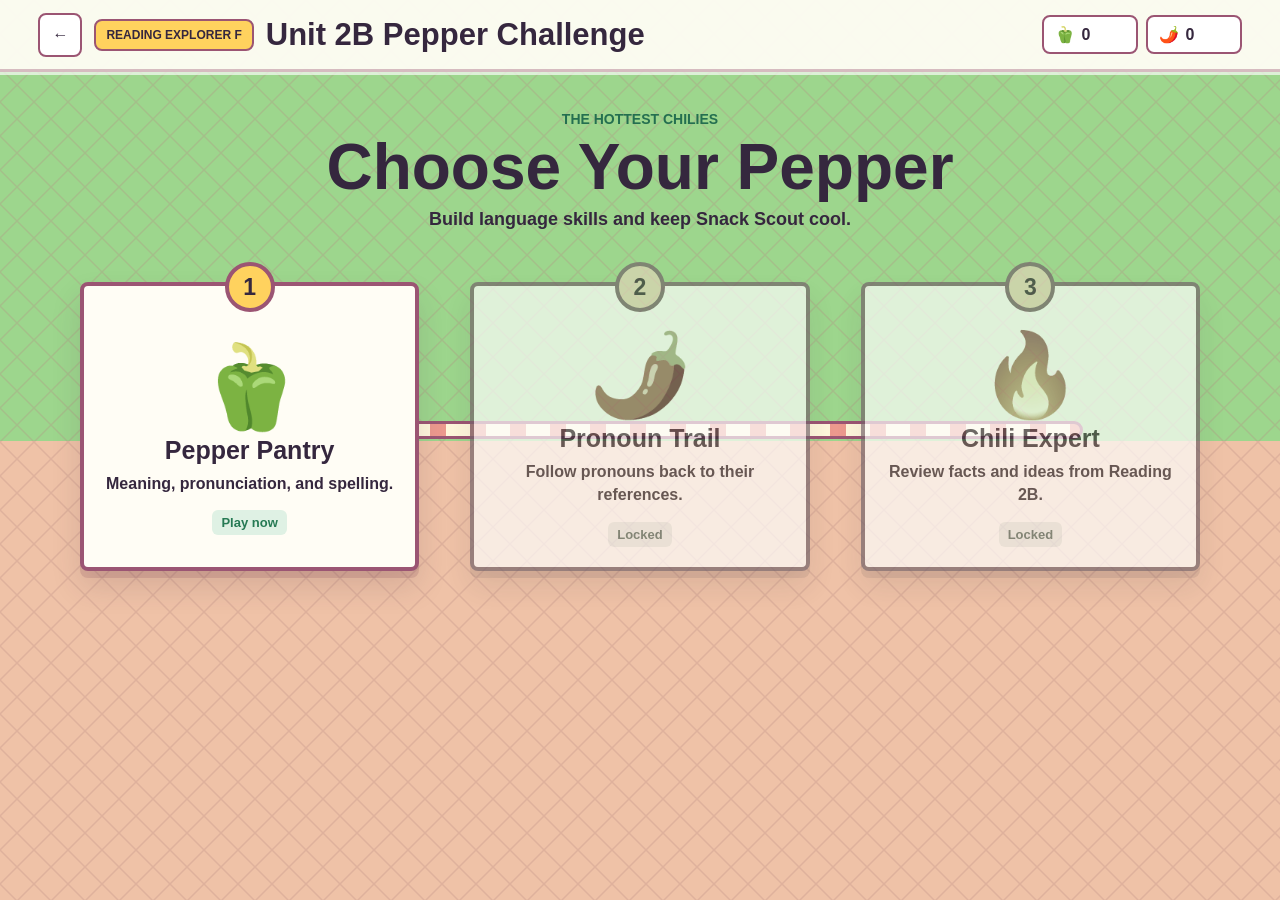
<file: games/unit2b-pepper-challenge.html>
<!doctype html>
<html lang="en">
<head>
  <meta charset="utf-8" />
  <meta name="viewport" content="width=device-width, initial-scale=1" />
  <title>Unit 2B Pepper Challenge</title>
  <style>
    :root {
      --ink: #35273e;
      --paper: #fffdf5;
      --cream: #fff5da;
      --leaf: #267a54;
      --mint: #dff1e4;
      --sun: #ffd25e;
      --coral: #e96355;
      --purple: #865276;
      --line: #9b5573;
      --shadow: 0 7px 0 rgba(111, 57, 79, .16), 0 16px 30px rgba(73, 43, 61, .14);
    }

    * { box-sizing: border-box; }
    html, body { min-width: 320px; min-height: 100%; }
    body { margin: 0; color: var(--ink); font-family: "Avenir Next", "Trebuchet MS", Arial, sans-serif; background: #efbea9; }
    button, input { font: inherit; }
    button:focus-visible, input:focus-visible, a:focus-visible { outline: 4px solid rgba(51,126,92,.3); outline-offset: 3px; }
    .app {
      position: relative;
      min-height: 100vh;
      overflow: hidden;
      background:
        linear-gradient(#9dd68d 0 49%, #efc2a7 49% 100%);
      isolation: isolate;
    }
    .app::before {
      position: absolute;
      z-index: -1;
      inset: 0;
      content: "";
      opacity: .28;
      background-image: linear-gradient(45deg, transparent 48%, #b98683 49% 51%, transparent 52%), linear-gradient(-45deg, transparent 48%, #b98683 49% 51%, transparent 52%);
      background-size: 34px 34px;
      pointer-events: none;
    }
    .topbar {
      display: flex;
      align-items: center;
      justify-content: space-between;
      gap: 14px;
      min-height: 72px;
      padding: 11px clamp(14px, 3vw, 42px);
      border-bottom: 3px solid rgba(155,85,115,.38);
      background: rgba(255,253,245,.95);
      box-shadow: 0 3px 0 rgba(255,255,255,.65);
    }
    .brand { display: flex; align-items: center; gap: 12px; min-width: 0; }
    .home-link {
      display: grid;
      width: 44px;
      height: 44px;
      place-items: center;
      border: 2px solid var(--line);
      border-radius: 8px;
      background: #fff;
      color: var(--ink);
      font-weight: 900;
      text-decoration: none;
    }
    .brand-badge { padding: 7px 10px; border: 2px solid var(--line); border-radius: 8px; background: var(--sun); font-size: 12px; font-weight: 900; white-space: nowrap; }
    .brand h1 { margin: 0; overflow: hidden; font-size: clamp(20px, 2.5vw, 31px); letter-spacing: 0; text-overflow: ellipsis; white-space: nowrap; }
    .score-row { display: flex; gap: 8px; }
    .score-pill { display: flex; align-items: center; gap: 7px; min-width: 96px; padding: 8px 11px; border: 2px solid var(--line); border-radius: 8px; background: #fff; font-weight: 900; }
    .screen { display: none; min-height: calc(100vh - 72px); padding: clamp(18px, 3vw, 40px); }
    .screen.active { display: block; }

    /* Stage map */
    .map-intro { max-width: 920px; margin: 0 auto 24px; text-align: center; }
    .map-intro .eyebrow { color: #246f50; font-size: 14px; font-weight: 900; text-transform: uppercase; }
    .map-intro h2 { margin: 7px 0 0; font-size: clamp(34px, 6vw, 64px); line-height: 1; }
    .map-intro p { margin: 10px 0 0; font-size: 18px; font-weight: 750; }
    .stage-map { position: relative; display: grid; grid-template-columns: repeat(3, minmax(220px, 1fr)); gap: clamp(20px, 4vw, 54px); max-width: 1120px; margin: 52px auto 0; }
    .stage-map::before { position: absolute; z-index: -1; top: 48%; left: 11%; width: 78%; height: 12px; border: 3px solid var(--line); border-radius: 20px; background: repeating-linear-gradient(90deg, #fff7dc 0 24px, #ec998e 24px 40px); content: ""; }
    .stage-card { position: relative; min-height: 270px; padding: 28px 20px 20px; border: 4px solid var(--line); border-radius: 8px; background: var(--paper); box-shadow: var(--shadow); color: var(--ink); cursor: pointer; text-align: center; transition: transform .18s ease; }
    .stage-card:hover:not(:disabled) { transform: translateY(-6px); }
    .stage-card:disabled { cursor: not-allowed; filter: grayscale(.75); opacity: .7; }
    .stage-number { position: absolute; top: -24px; left: 50%; display: grid; width: 50px; height: 50px; place-items: center; border: 4px solid var(--line); border-radius: 50%; background: var(--sun); transform: translateX(-50%); font-size: 23px; font-weight: 900; }
    .stage-pepper { margin: 20px auto 8px; font-size: 82px; line-height: 1; }
    .stage-card h3 { margin: 4px 0 8px; font-size: 25px; }
    .stage-card p { margin: 0; font-weight: 700; line-height: 1.42; }
    .stage-status { display: inline-block; margin-top: 15px; padding: 5px 9px; border-radius: 6px; background: var(--mint); color: var(--leaf); font-size: 13px; font-weight: 900; }

    /* Challenge */
    #gameScreen { height: calc(100vh - 72px); min-height: 650px; padding: 8px clamp(14px, 3vw, 38px); overflow: hidden; }
    .challenge { display: grid; grid-template-rows: 60px minmax(0, 1fr) 190px; width: min(1220px, 100%); height: 100%; margin: 0 auto; }
    .challenge-top { min-height: 0; }
    .challenge-heading { display: grid; grid-template-columns: 130px 1fr 130px; align-items: center; gap: 10px; min-height: 44px; }
    .back-button { min-height: 40px; padding: 7px 11px; border: 2px solid var(--line); border-radius: 8px; background: #fff; color: var(--ink); box-shadow: 0 3px 0 rgba(155,85,115,.2); cursor: pointer; font-weight: 900; }
    .round-label { display: flex; justify-content: center; align-items: center; gap: 9px; font-size: clamp(19px, 2.4vw, 28px); font-weight: 900; text-align: center; }
    .round-label span:first-child { font-size: 31px; }
    .hot-count { justify-self: end; color: #9f2e35; font-size: 15px; font-weight: 900; white-space: nowrap; }
    .progress { width: min(760px, 88vw); height: 14px; margin: 1px auto 0; overflow: hidden; border: 2px solid var(--line); border-radius: 99px; background: #ffe5d9; }
    .progress-fill { width: 0; height: 100%; border-radius: inherit; background: linear-gradient(90deg, var(--sun), #ef8e66); transition: width .3s ease; }
    .question-card { position: relative; z-index: 3; align-self: center; width: min(900px, 100%); max-height: 100%; margin: 0 auto; overflow-y: auto; padding: clamp(15px, 2vw, 25px); border: 4px solid var(--line); border-radius: 8px; background: rgba(255,253,245,.97); box-shadow: var(--shadow); text-align: center; }
    .question-meta { display: flex; justify-content: center; align-items: center; gap: 8px; flex-wrap: wrap; }
    .question-count, .section-chip { display: inline-block; padding: 5px 9px; border-radius: 6px; background: #e5f2e7; color: var(--leaf); font-size: 13px; font-weight: 900; }
    .section-chip { background: #fff0bd; color: #81592b; }
    .question-card h2 { max-width: 790px; margin: 10px auto 15px; font-size: clamp(21px, 2.7vw, 32px); line-height: 1.2; }
    .answers { display: grid; grid-template-columns: repeat(2, minmax(0, 1fr)); gap: 11px; }
    .answer { min-height: 51px; padding: 9px 13px; border: 3px solid #d98aa2; border-radius: 8px; background: #fff7e6; box-shadow: 0 4px 0 rgba(155,85,115,.16); color: var(--ink); cursor: pointer; font-size: clamp(16px, 1.7vw, 20px); font-weight: 900; transition: transform .15s ease, background .15s ease; }
    .answer:hover:not(:disabled) { transform: translateY(-2px); background: #ffefb9; }
    .answer:disabled { cursor: default; }
    .answer.correct { border-color: #49a16f; background: #bfeacb; }
    .answer.wrong { border-color: #df615d; background: #ffc6bf; }
    .feedback { min-height: 26px; margin: 13px 0 0; font-size: 16px; font-weight: 900; }
    .feedback.good { color: #22744f; }
    .feedback.bad { color: #b23c45; }
    .question-card.shake { animation: wrong-shake .45s ease-in-out; border-color: #df4c56; box-shadow: 0 0 0 7px rgba(229,80,87,.2), var(--shadow); }
    @keyframes wrong-shake { 0%,100%{transform:translateX(0)} 20%{transform:translateX(-11px)} 40%{transform:translateX(10px)} 60%{transform:translateX(-7px)} 80%{transform:translateX(5px)} }

    .pronounce-panel { display: grid; grid-column: 1 / -1; width: 100%; gap: 11px; justify-items: center; }
    .word-chip { display: inline-flex; align-items: baseline; gap: 10px; padding: 9px 15px; border: 3px solid #d98aa2; border-radius: 8px; background: #fff7e6; }
    .word-chip strong { font-size: clamp(29px, 4vw, 43px); }
    .word-chip span { color: #5d6963; font-family: Georgia, serif; font-size: 20px; }
    .record-actions { display: flex; justify-content: center; flex-wrap: wrap; gap: 8px; }
    .record-action { min-height: 46px; padding: 8px 12px; border: 2px solid var(--line); border-radius: 8px; box-shadow: 0 3px 0 rgba(155,85,115,.18); color: var(--ink); cursor: pointer; font-weight: 900; }
    .record-action:disabled { cursor: not-allowed; filter: grayscale(.7); opacity: .55; }
    .record-button { background: var(--sun); }
    .record-button.is-recording { background: var(--coral); color: #fff; animation: pulse 1s infinite; }
    .own-button { background: #ede7fa; }
    .model-button { background: var(--mint); }
    .continue-button { background: #bfe8d0; }
    .skip-button { background: #f3eee9; }
    .record-status { width: min(690px, 100%); min-height: 42px; margin: 0; padding: 8px 11px; border-radius: 7px; background: #f3efe7; font-size: 14px; font-weight: 800; }
    @keyframes pulse { 50% { transform: scale(1.03); box-shadow: 0 0 0 7px rgba(233,99,85,.17); } }

    .spelling-panel { display: grid; grid-column: 1 / -1; width: 100%; gap: 12px; justify-items: center; }
    .listen-prompt { display: flex; align-items: center; gap: 10px; }
    .audio-button { display: grid; width: 54px; height: 54px; place-items: center; border: 3px solid var(--line); border-radius: 50%; background: var(--mint); color: var(--ink); cursor: pointer; font-size: 24px; }
    .spelling-form { display: flex; justify-content: center; gap: 9px; width: min(600px, 100%); }
    .spelling-input { min-width: 0; flex: 1; min-height: 50px; padding: 9px 13px; border: 3px solid #d98aa2; border-radius: 8px; background: #fff; color: var(--ink); font-size: 21px; font-weight: 800; }
    .submit-spelling { min-height: 50px; padding: 9px 15px; border: 3px solid var(--line); border-radius: 8px; background: var(--sun); color: var(--ink); cursor: pointer; font-weight: 900; }

    .catch-zone { position: relative; min-height: 0; height: 190px; }
    .ground { position: absolute; right: -15vw; bottom: 0; left: -15vw; height: 44px; border-top: 4px solid var(--line); background: #a3d78f; }
    .player { position: absolute; bottom: -5px; left: 50%; width: 205px; height: 205px; transform: translateX(-50%); }
    .player img { display: block; width: 100%; height: 100%; object-fit: contain; }
    .mouth-target { position: absolute; top: 36%; left: 43%; width: 14%; height: 18%; opacity: 0; pointer-events: none; }
    .drop-item { position: fixed; z-index: 30; width: 86px; height: 86px; background-image: url("./assets/unit2b/pepper-sprites.png"); background-repeat: no-repeat; background-size: 300% 200%; pointer-events: none; filter: drop-shadow(0 8px 2px rgba(72,42,55,.22)); }
    .drop-item.small { width: 68px; height: 68px; }
    .drop-item.large { width: 100px; height: 100px; }
    .burst { position: fixed; z-index: 31; padding: 8px 11px; border: 3px solid var(--coral); border-radius: 8px; background: #fff7df; color: #a72f39; box-shadow: 0 4px 0 rgba(155,85,115,.2); font-weight: 900; pointer-events: none; }

    /* Results */
    .result-wrap { display: grid; place-items: center; min-height: calc(100vh - 150px); }
    .result-card { width: min(780px, 100%); padding: clamp(25px, 5vw, 48px); border: 4px solid var(--line); border-radius: 8px; background: var(--paper); box-shadow: var(--shadow); text-align: center; }
    .result-card .result-pepper { font-size: 82px; }
    .result-card h2 { margin: 5px 0; font-size: clamp(34px, 6vw, 58px); }
    .result-score { margin: 13px 0; font-size: 22px; font-weight: 800; }
    .result-score strong { color: var(--leaf); font-size: 38px; }
    .result-grid { display: grid; grid-template-columns: repeat(3, 1fr); gap: 9px; margin: 21px 0; }
    .result-item { padding: 13px 9px; border: 1px solid #cfdbd2; border-radius: 8px; background: #f4f8f3; }
    .result-item span { display: block; color: #68736e; font-size: 13px; font-weight: 800; }
    .result-item strong { display: block; margin-top: 4px; font-size: 24px; }
    .result-actions { display: flex; justify-content: center; flex-wrap: wrap; gap: 10px; }
    .result-action { padding: 11px 16px; border: 3px solid var(--line); border-radius: 8px; box-shadow: 0 4px 0 rgba(155,85,115,.2); color: var(--ink); cursor: pointer; font-weight: 900; text-decoration: none; }
    .result-action.primary { background: var(--sun); }
    .result-action.secondary { background: var(--mint); }

    @media (max-width: 760px) {
      .brand-badge { display: none; }
      .score-pill { min-width: auto; }
      .stage-map { grid-template-columns: 1fr; gap: 42px; }
      .stage-map::before { top: 7%; left: 50%; width: 12px; height: 85%; transform: translateX(-50%); }
      #gameScreen { min-height: 700px; overflow-y: auto; }
      .challenge { grid-template-rows: 72px minmax(0, 1fr) 160px; }
      .challenge-heading { grid-template-columns: 96px 1fr 80px; }
      .round-label { font-size: 17px; }
      .answers { grid-template-columns: 1fr; }
      .question-card { padding: 16px 12px; }
      .player { width: 155px; height: 155px; }
      .spelling-form { flex-direction: column; }
    }
    @media (max-height: 760px) and (min-width: 761px) {
      #gameScreen { min-height: 590px; }
      .challenge { grid-template-rows: 55px minmax(0, 1fr) 175px; }
      .catch-zone { height: 175px; }
      .player { width: 190px; height: 190px; }
      .question-card { padding: 13px 18px; }
      .question-card h2 { margin: 8px auto 11px; font-size: clamp(19px, 2.4vw, 27px); }
      .answer { min-height: 45px; }
    }
  </style>
</head>
<body>
  <main class="app">
    <header class="topbar">
      <div class="brand">
        <a class="home-link" href="./index.html" aria-label="Back to game center">←</a>
        <span class="brand-badge">READING EXPLORER F</span>
        <h1>Unit 2B Pepper Challenge</h1>
      </div>
      <div class="score-row">
        <div class="score-pill"><span aria-hidden="true">🫑</span><span id="sweetScore">0</span></div>
        <div class="score-pill"><span aria-hidden="true">🌶️</span><span id="spicyScore">0</span></div>
      </div>
    </header>

    <section id="mapScreen" class="screen active">
      <div class="map-intro"><span class="eyebrow">The Hottest Chilies</span><h2>Choose Your Pepper</h2><p>Build language skills and keep Snack Scout cool.</p></div>
      <div id="stageMap" class="stage-map"></div>
    </section>

    <section id="gameScreen" class="screen" aria-live="polite">
      <div class="challenge">
        <div class="challenge-top">
          <div class="challenge-heading">
            <button id="backToMap" class="back-button" type="button">← Map</button>
            <div id="roundLabel" class="round-label"></div>
            <div id="hotCount" class="hot-count">🌶️ 0</div>
          </div>
          <div class="progress"><div id="progressFill" class="progress-fill"></div></div>
        </div>
        <article class="question-card">
          <div class="question-meta"><span id="sectionChip" class="section-chip"></span><span id="questionCount" class="question-count"></span></div>
          <h2 id="questionText"></h2>
          <div id="answers" class="answers"></div>
          <p id="feedback" class="feedback"></p>
        </article>
        <div class="catch-zone">
          <div class="ground"></div>
          <div id="player" class="player" aria-label="Snack Scout waiting for a pepper">
            <img id="puppyImage" src="./assets/snack-scout-idle-transparent.png" alt="Snack Scout waiting for a pepper" />
            <span id="mouthTarget" class="mouth-target"></span>
          </div>
        </div>
      </div>
    </section>

    <section id="resultScreen" class="screen">
      <div class="result-wrap"><div id="resultCard" class="result-card"></div></div>
    </section>
  </main>

  <script>
    const audioBase = "../audio/unit2b/human/";
    const referenceAudio = {
      experience: `${audioBase}experience-us-human.mp3`, dish: `${audioBase}dish-us-human.mp3`, capsaicin: `${audioBase}capsaicin-human.wav`,
      contain: `${audioBase}contain-human.mp3`, calories: `${audioBase}calorie-us-human.ogg`, barely: `${audioBase}barely-us-human.mp3`,
      health: `${audioBase}health-us-human.ogg`, healthy: `${audioBase}healthy-us-human.mp3`
    };
    const pronunciation = {
      experience: "/ɪkˈspɪriəns/", dish: "/dɪʃ/", capsaicin: "/kæpˈseɪəsɪn/", contain: "/kənˈteɪn/",
      calories: "/ˈkæləriz/", barely: "/ˈberli/", health: "/helθ/", healthy: "/ˈhelθi/"
    };
    const meaningQuestions = [
      { q: "After living in three countries, Mina has a lot of international ____.", options: ["experience", "calories", "capsicum", "health"], answer: 0, note: "Experience is knowledge or skill gained by doing or living through something." },
      { q: "My grandfather taught me how to make his favorite rice ____.", options: ["plant", "dish", "slip", "experience"], answer: 1, note: "A dish is food prepared in a particular way." },
      { q: "Which word names the plant group that includes sweet peppers and chilies?", options: ["capsicum", "capsaicin", "calorie", "mature"], answer: 0, note: "Capsicum is the plant group; capsaicin is the chemical that creates heat." },
      { q: "Which substance makes many chilies taste hot?", options: ["capsaicin", "capsicum", "health", "dish"], answer: 0, note: "Capsaicin is the chemical responsible for the hot sensation." },
      { q: "This box ____ old photographs from my parents’ childhood.", options: ["contains", "slips", "matures", "experiences"], answer: 0, note: "Contain means to have something inside." },
      { q: "Running up the stairs can help you burn a few extra ____.", options: ["calories", "dishes", "plants", "experiences"], answer: 0, note: "Calories are units used to measure energy in food." },
      { q: "The bus was so crowded that I could ____ move.", options: ["barely", "tasty", "healthy", "mature"], answer: 0, note: "Barely means only just, or almost not." },
      { q: "Getting enough sleep supports physical and mental ____.", options: ["health", "healthy", "calorie", "dish"], answer: 0, note: "Health is the noun for the condition of the body or mind." },
      { q: "Leo developed ____ habits by walking his dog every evening.", options: ["healthy", "health", "barely", "contain"], answer: 0, note: "Healthy is an adjective meaning good for your body or mind." },
      { q: "The fruit is not ready yet; it needs more time to ____.", options: ["mature", "slip", "contain", "plant"], answer: 0, note: "Mature can mean to become fully developed or ripe." },
      { q: "In the sentence ‘They plant tomatoes every spring,’ what does plant mean?", options: ["put seeds or young plants in soil", "lose your balance", "taste delicious", "measure food energy"], answer: 0, note: "As a verb, plant means to put a seed or young plant into soil." },
      { q: "The soup smells wonderful and tastes ____.", options: ["tasty", "barely", "mature", "healthy"], answer: 0, note: "Tasty means having a pleasant flavor." },
      { q: "Be careful not to ____ on the wet floor.", options: ["slip", "contain", "mature", "experience"], answer: 0, note: "Slip means to slide accidentally and lose your balance." }
    ];
    const pronunciationQuestions = Object.keys(pronunciation).map((word) => ({ type: "pronounce", word, ipa: pronunciation[word] }));
    const spellingQuestions = Object.keys(pronunciation).map((word) => ({ type: "spell", word }));
    const pronounQuestions = [
      { q: "Chilies contain capsaicin, and it gives them their heat. What does ‘it’ refer to?", options: ["capsaicin", "chilies", "heat", "dishes"], answer: 0, note: "The singular pronoun it refers to capsaicin." },
      { q: "Chilies contain capsaicin, and it gives them their heat. What does ‘them’ refer to?", options: ["chilies", "people", "dishes", "plants"], answer: 0, note: "The plural pronoun them refers to chilies." },
      { q: "When people eat very hot chilies, they may sweat because their bodies think they are in danger. Who are ‘they’?", options: ["the people", "the chilies", "the bodies", "the dangers"], answer: 0, note: "They refers back to people." },
      { q: "Capsaicin sends a pain message to the brain. This is why your mouth feels on fire. What does ‘This’ refer to?", options: ["the brain receiving a pain message", "the pepper’s color", "the name of a dish", "the Scoville scale"], answer: 0, note: "This summarizes the complete idea in the previous sentence." },
      { q: "Pepper X became the official hottest chili. Many chili lovers wanted to try it. What does ‘it’ refer to?", options: ["Pepper X", "the official record", "the chili lovers", "the Scoville scale"], answer: 0, note: "It refers to the nearest clear singular noun, Pepper X." }
    ];
    const comprehensionQuestions = [
      { q: "What is the article ‘The Hottest Chilies’ mainly about?", options: ["why chilies are hot and how people react to them", "how to open a restaurant", "why all spicy food is unhealthy", "how to grow rice"], answer: 0, note: "The article explains capsaicin, chili heat, records, and a famous chili eater." },
      { q: "Which foods are mentioned as examples of dishes that use chilies?", options: ["Indian curries, tom yum soup, and enchiladas", "pizza, sushi, and pancakes", "salad, bread, and ice cream", "rice, cereal, and cheese"], answer: 0, note: "The article gives examples from India, Thailand, and Mexico." },
      { q: "Where do chilies come from?", options: ["the capsicum plant", "the capsaicin tree", "the calorie plant", "the Scoville flower"], answer: 0, note: "Chilies are fruits of plants in the capsicum group." },
      { q: "According to the article, how may capsaicin help the body?", options: ["It may help people breathe and burn more calories.", "It makes every illness disappear.", "It replaces sleep and exercise.", "It makes all food sweet."], answer: 0, note: "The article mentions breathing, appetite, and calorie burning." },
      { q: "What does the Scoville scale measure?", options: ["the heat of a chili", "the size of a plant", "the calories in a dish", "the age of a pepper"], answer: 0, note: "Scoville heat units, or SHU, measure chili heat." },
      { q: "How hot can a Carolina Reaper be?", options: ["up to about 2 million SHU", "about 200 SHU", "exactly 51 SHU", "less than 10 SHU"], answer: 0, note: "The article says it can reach about two million Scoville heat units." },
      { q: "Who is Anandita Dutta Tamuly?", options: ["a famous chili eater from Assam, India", "the inventor of the Scoville scale", "a Mexican chef", "a capsicum scientist from Thailand"], answer: 0, note: "She is known for eating extremely hot chilies." },
      { q: "What record-like achievement is mentioned about Tamuly?", options: ["She ate 51 hot peppers in two minutes.", "She grew two million peppers.", "She invented 51 dishes.", "She ate one pepper in 51 minutes."], answer: 0, note: "She ate 51 hot peppers in only two minutes." },
      { q: "What are Naga Jolokia chilies also called?", options: ["ghost peppers", "sweet peppers", "rice peppers", "Scoville plants"], answer: 0, note: "Naga Jolokia are commonly called ghost peppers." },
      { q: "Why does Tamuly say she barely notices chilies now?", options: ["She has eaten them since childhood and is used to them.", "The chilies contain no capsaicin.", "She always removes their color.", "She only eats sweet peppers."], answer: 0, note: "Long experience has made the heat feel less noticeable to her." }
    ];
    const levels = [
      { name: "Pepper Pantry", icon: "🫑", short: "Vocabulary", description: "Meaning, pronunciation, and spelling.", questions: [...meaningQuestions, ...pronunciationQuestions, ...spellingQuestions] },
      { name: "Pronoun Trail", icon: "🌶️", short: "Reading Skills", description: "Follow pronouns back to their references.", questions: pronounQuestions },
      { name: "Chili Expert", icon: "🔥", short: "Article Understanding", description: "Review facts and ideas from Reading 2B.", questions: comprehensionQuestions }
    ];

    const state = { unlocked: 0, level: 0, question: 0, sweet: 0, spicy: 0, results: [0,0,0], levelSpicy: [0,0,0] };
    const screens = [document.querySelector("#mapScreen"), document.querySelector("#gameScreen"), document.querySelector("#resultScreen")];
    const stageMap = document.querySelector("#stageMap");
    const sweetScore = document.querySelector("#sweetScore");
    const spicyScore = document.querySelector("#spicyScore");
    const roundLabel = document.querySelector("#roundLabel");
    const hotCount = document.querySelector("#hotCount");
    const progressFill = document.querySelector("#progressFill");
    const questionCount = document.querySelector("#questionCount");
    const sectionChip = document.querySelector("#sectionChip");
    const questionText = document.querySelector("#questionText");
    const answers = document.querySelector("#answers");
    const feedback = document.querySelector("#feedback");
    const questionCard = document.querySelector(".question-card");
    const puppyImage = document.querySelector("#puppyImage");
    let audioContext;
    let microphoneStream;
    let recorder;
    let recordedUrl = "";
    let recordingComplete = false;
    const progressKey = "re-reading-games-v1";
    const puppyFrames = {
      idle: "./assets/snack-scout-idle-transparent.png",
      chew: "./assets/snack-scout-chew-transparent.png",
      celebrate: "./assets/snack-scout-celebrate-transparent.png",
      spicy1: "./assets/unit2b/snack-scout-spicy-1.png",
      spicy2: "./assets/unit2b/snack-scout-spicy-2.png",
      spicy3: "./assets/unit2b/snack-scout-spicy-3.png",
      spicy4: "./assets/unit2b/snack-scout-spicy-4.png"
    };

    function showScreen(target) { screens.forEach((screen) => screen.classList.toggle("active", screen === target)); }
    function updateScore() { sweetScore.textContent = state.sweet; spicyScore.textContent = state.spicy; hotCount.textContent = `🌶️ ${state.levelSpicy[state.level] || 0}`; }
    function renderPuppy(name) { puppyImage.src = puppyFrames[name]; }
    function wait(ms) { return new Promise((resolve) => setTimeout(resolve, ms)); }
    function getAudioContext() { if (!audioContext) audioContext = new (window.AudioContext || window.webkitAudioContext)(); if (audioContext.state === "suspended") audioContext.resume(); return audioContext; }
    function tone(frequency, start, duration, type = "sine", volume = .06) { const ctx = getAudioContext(); const osc = ctx.createOscillator(); const gain = ctx.createGain(); osc.type = type; osc.frequency.setValueAtTime(frequency, start); gain.gain.setValueAtTime(.001, start); gain.gain.exponentialRampToValueAtTime(volume, start + .015); gain.gain.exponentialRampToValueAtTime(.001, start + duration); osc.connect(gain).connect(ctx.destination); osc.start(start); osc.stop(start + duration + .03); }
    function sound(kind) { const ctx = getAudioContext(); const now = ctx.currentTime; if (kind === "correct") { tone(784,now,.12); tone(1047,now+.11,.15); tone(1319,now+.25,.2,"triangle"); } else if (kind === "wrong") { tone(128,now,.2,"sawtooth",.08); tone(88,now+.14,.3,"sawtooth",.075); } else { tone(720,now,.06,"triangle",.025); } }

    function renderMap() {
      stageMap.innerHTML = levels.map((level, index) => {
        const locked = index > state.unlocked;
        const status = index < state.unlocked ? "Completed" : index === state.unlocked ? "Play now" : "Locked";
        return `<button class="stage-card" type="button" data-stage="${index}" ${locked ? "disabled" : ""}>
          <span class="stage-number">${index + 1}</span><div class="stage-pepper">${level.icon}</div><h3>${level.name}</h3><p>${level.description}</p><span class="stage-status">${status}</span>
        </button>`;
      }).join("");
      stageMap.querySelectorAll("[data-stage]").forEach((button) => button.addEventListener("click", () => startLevel(Number(button.dataset.stage))));
    }

    function startLevel(index) {
      state.level = index; state.question = 0; state.results[index] = 0; state.levelSpicy[index] = 0;
      showScreen(screens[1]); updateScore(); renderQuestion();
    }

    function getSection(item) {
      if (state.level === 1) return "Pronoun Reference";
      if (state.level === 2) return "Reading 2B";
      if (item.type === "pronounce") return "Pronunciation";
      if (item.type === "spell") return "Listen & Spell";
      return "Meaning in Context";
    }

    function renderQuestion() {
      const level = levels[state.level]; const item = level.questions[state.question];
      roundLabel.innerHTML = `<span>${level.icon}</span><span>${level.name}</span>`;
      progressFill.style.width = `${(state.question / level.questions.length) * 100}%`;
      questionCount.textContent = `Question ${state.question + 1} / ${level.questions.length}`;
      sectionChip.textContent = getSection(item);
      questionText.textContent = item.q || (item.type === "pronounce" ? "Record yourself first, then compare." : "Listen and spell the word.");
      answers.innerHTML = ""; feedback.textContent = ""; feedback.className = "feedback"; questionCard.scrollTop = 0;
      if (item.type === "pronounce") return renderPronunciation(item);
      if (item.type === "spell") return renderSpelling(item);
      item.options.forEach((option, index) => {
        const button = document.createElement("button"); button.type = "button"; button.className = "answer"; button.textContent = option;
        button.addEventListener("click", () => chooseAnswer(index, button, item)); answers.appendChild(button);
      });
    }

    function renderPronunciation(item) {
      recordingComplete = false;
      if (recordedUrl) { URL.revokeObjectURL(recordedUrl); recordedUrl = ""; }
      answers.innerHTML = `<div class="pronounce-panel">
        <div class="word-chip"><strong>${item.word}</strong><span>${item.ipa}</span></div>
        <div class="record-actions">
          <button id="recordButton" class="record-action record-button" type="button">🎙 Record My Voice</button>
          <button id="playOwn" class="record-action own-button" type="button" disabled>▶ My Recording</button>
          <button id="playModel" class="record-action model-button" type="button" disabled>🔊 US Model</button>
          <button id="continuePronunciation" class="record-action continue-button" type="button" disabled>Continue →</button>
          <button id="skipPronunciation" class="record-action skip-button" type="button">Skip for now</button>
        </div>
        <p id="recordStatus" class="record-status">Say the word yourself first. Your recording and the US model can be played after you stop.</p>
      </div>`;
      document.querySelector("#recordButton").addEventListener("click", () => toggleRecording(item));
      document.querySelector("#playOwn").addEventListener("click", () => recordedUrl && new Audio(recordedUrl).play());
      document.querySelector("#playModel").addEventListener("click", () => playReference(item.word));
      document.querySelector("#continuePronunciation").addEventListener("click", async () => { if (!recordingComplete) return; disableControls(); await resolveAnswer(true, "Recording complete. Compare your voice with the human US model whenever you need."); });
      document.querySelector("#skipPronunciation").addEventListener("click", async () => { disableControls(); await resolveAnswer(false, `You skipped ${item.word}. You can practise it again later.`, { spicyReaction: false }); });
    }

    async function getMicrophone() {
      if (microphoneStream?.active) return microphoneStream;
      microphoneStream = await navigator.mediaDevices.getUserMedia({ audio: true });
      return microphoneStream;
    }

    async function toggleRecording(item) {
      const button = document.querySelector("#recordButton"); const status = document.querySelector("#recordStatus");
      if (recorder?.state === "recording") { recorder.stop(); return; }
      if (!navigator.mediaDevices?.getUserMedia || !window.MediaRecorder) { status.textContent = "Recording is unavailable here. Use Chrome or Edge, or choose Skip for now."; return; }
      try {
        const stream = await getMicrophone(); const chunks = [];
        recorder = new MediaRecorder(stream);
        recorder.ondataavailable = (event) => { if (event.data.size) chunks.push(event.data); };
        recorder.onstop = () => {
          if (recordedUrl) URL.revokeObjectURL(recordedUrl);
          recordedUrl = URL.createObjectURL(new Blob(chunks, { type: recorder.mimeType || "audio/webm" }));
          recordingComplete = true; button.textContent = "🎙 Record Again"; button.classList.remove("is-recording");
          document.querySelector("#playOwn").disabled = false; document.querySelector("#playModel").disabled = false; document.querySelector("#continuePronunciation").disabled = false;
          status.textContent = "Recording saved. Play your voice, then play the human US model to compare.";
        };
        recorder.start(); button.textContent = "⏹ Stop Recording"; button.classList.add("is-recording"); status.textContent = `Recording ${item.word}. Stop whenever you are ready.`;
      } catch (error) { status.textContent = "Microphone permission was not available. Allow it once in the browser, or choose Skip for now."; }
    }

    function playReference(word) {
      const path = referenceAudio[word];
      if (!path) return;
      const audio = new Audio(path);
      audio.play().catch(() => { feedback.textContent = "The human audio file could not be played in this browser."; feedback.className = "feedback bad"; });
    }

    function renderSpelling(item) {
      answers.innerHTML = `<div class="spelling-panel">
        <div class="listen-prompt"><button id="spellAudio" class="audio-button" type="button" aria-label="Play human pronunciation">🔊</button><strong>Listen to the human voice.</strong></div>
        <form id="spellingForm" class="spelling-form"><input id="spellingInput" class="spelling-input" autocomplete="off" autocapitalize="none" spellcheck="false" aria-label="Spell the word" /><button class="submit-spelling" type="submit">Check</button></form>
      </div>`;
      document.querySelector("#spellAudio").addEventListener("click", () => playReference(item.word));
      document.querySelector("#spellingForm").addEventListener("submit", (event) => { event.preventDefault(); submitSpelling(item); });
      setTimeout(() => document.querySelector("#spellingInput")?.focus(), 80);
    }

    async function submitSpelling(item) {
      const input = document.querySelector("#spellingInput");
      const value = input.value.trim().toLowerCase().replace(/\s+/g, " ");
      if (!value) { feedback.textContent = "Type the word before checking."; feedback.className = "feedback bad"; return; }
      disableControls();
      const correct = value === item.word.toLowerCase();
      input.style.borderColor = correct ? "#49a16f" : "#df615d";
      await resolveAnswer(correct, correct ? `Correct spelling: ${item.word}.` : `The correct spelling is ${item.word}.`);
    }

    function disableControls() { answers.querySelectorAll("button, input").forEach((element) => { element.disabled = true; }); }
    async function chooseAnswer(index, clicked, item) {
      const buttons = [...answers.querySelectorAll("button")]; buttons.forEach((button) => { button.disabled = true; });
      const correct = index === item.answer; clicked.classList.add(correct ? "correct" : "wrong"); if (!correct) buttons[item.answer]?.classList.add("correct");
      await resolveAnswer(correct, item.note);
    }

    async function resolveAnswer(correct, note, { spicyReaction = true } = {}) {
      sound(correct ? "correct" : "wrong");
      if (!correct) { questionCard.classList.remove("shake"); void questionCard.offsetWidth; questionCard.classList.add("shake"); if (navigator.vibrate) navigator.vibrate([90,35,110]); }
      feedback.textContent = correct ? `Sweet catch! ${note}` : `Hot one! ${note}`; feedback.className = `feedback ${correct ? "good" : "bad"}`;
      await dropPepper(correct);
      if (correct) { state.sweet += 1; state.results[state.level] += 1; }
      else { state.spicy += 1; state.levelSpicy[state.level] += 1; }
      updateScore();
      if (!correct && !spicyReaction) renderPuppy("idle");
      await wait(760);
      const level = levels[state.level];
      if (state.question >= level.questions.length - 1) finishLevel();
      else { state.question += 1; renderQuestion(); }
    }

    function pepperPosition(correct) {
      const column = state.level % 3;
      return `${column === 0 ? "0%" : column === 1 ? "50%" : "100%"} ${correct ? "0%" : "100%"}`;
    }

    function dropPepper(correct) {
      return new Promise((resolve) => {
        const mouth = document.querySelector("#mouthTarget").getBoundingClientRect();
        const startX = window.innerWidth / 2 - 42 + (Math.random() * 120 - 60);
        const targetX = mouth.left + mouth.width / 2 - 43; const targetY = mouth.top - 23;
        const item = document.createElement("div"); item.className = `drop-item ${state.level === 0 ? "small" : state.level === 2 ? "large" : ""}`; item.style.backgroundPosition = pepperPosition(correct); item.style.left = `${startX}px`; item.style.top = "-100px"; document.body.appendChild(item);
        const animation = item.animate([{ transform: "translate(0,0) rotate(-10deg) scale(.75)", opacity: 1 }, { transform: `translate(${targetX-startX}px, ${targetY+100}px) rotate(${correct ? 350 : 210}deg) scale(1)`, opacity: 1 }], { duration: 720, easing: "cubic-bezier(.2,.8,.35,1)", fill: "forwards" });
        animation.onfinish = () => { item.remove(); correct ? animateSweet() : animateSpicy(); resolve(); };
      });
    }

    function animateSweet() { renderPuppy("chew"); setTimeout(() => renderPuppy("celebrate"), 300); setTimeout(() => renderPuppy("idle"), 760); }
    function animateSpicy() { renderPuppy("spicy1"); setTimeout(() => renderPuppy("spicy2"), 230); setTimeout(() => renderPuppy("spicy3"), 500); setTimeout(() => renderPuppy("spicy4"), 850); setTimeout(() => renderPuppy("idle"), 1250); }

    function finishLevel() {
      if (state.level === state.unlocked && state.unlocked < levels.length - 1) state.unlocked += 1;
      if (state.level < levels.length - 1) {
        const level = levels[state.level]; showScreen(screens[2]);
        document.querySelector("#resultCard").innerHTML = `<div class="result-pepper">${level.icon}</div><h2>Stage Complete</h2><p class="result-score">You caught <strong>${state.results[state.level]}</strong> sweet peppers in ${level.name}.</p><div class="result-actions"><button id="nextStage" class="result-action primary" type="button">Next Stage →</button><button id="showMap" class="result-action secondary" type="button">Stage Map</button></div>`;
        document.querySelector("#nextStage").addEventListener("click", () => startLevel(state.level + 1)); document.querySelector("#showMap").addEventListener("click", () => { renderMap(); showScreen(screens[0]); });
        return;
      }
      saveProgress(); showFinalResults();
    }

    function saveProgress() {
      let progress = {}; try { progress = JSON.parse(localStorage.getItem(progressKey)) || {}; } catch (error) { progress = {}; }
      progress.unit2 ||= {};
      const previous = progress.unit2.unit2b || {};
      progress.unit2.unit2b = { completed: true, score: Math.max(previous.score || 0, state.sweet), total: levels.reduce((sum, level) => sum + level.questions.length, 0), spicy: state.spicy, stageScores: [...state.results], completedAt: new Date().toISOString() };
      try { localStorage.setItem(progressKey, JSON.stringify(progress)); } catch (error) { /* The final link also returns the score for file:// use. */ }
    }

    function showFinalResults() {
      showScreen(screens[2]);
      const total = levels.reduce((sum, level) => sum + level.questions.length, 0);
      document.querySelector("#resultCard").innerHTML = `<div class="result-pepper">🏆🫑</div><h2>Pepper Challenge Complete!</h2><p class="result-score">Snack Scout caught <strong>${state.sweet}</strong> sweet peppers out of ${total} challenges.</p>
        <div class="result-grid">${levels.map((level,index) => `<div class="result-item"><span>${level.short}</span><strong>${state.results[index]} / ${level.questions.length}</strong></div>`).join("")}</div>
        <p>You also met ${state.spicy} extra-hot peppers.</p><div class="result-actions"><a class="result-action primary" href="./index.html?u2b=${state.sweet}">Unit Scores</a><button id="playAgain" class="result-action secondary" type="button">Play Again</button></div>`;
      document.querySelector("#playAgain").addEventListener("click", () => location.reload());
    }

    document.addEventListener("click", (event) => { if (event.target.closest("button") && !event.target.closest("button").disabled) sound("click"); });
    document.querySelector("#backToMap").addEventListener("click", () => { if (recorder?.state === "recording") recorder.stop(); renderMap(); showScreen(screens[0]); renderPuppy("idle"); });
    window.addEventListener("beforeunload", () => microphoneStream?.getTracks().forEach((track) => track.stop()));
    renderPuppy("idle"); updateScore(); renderMap();
  </script>
</body>
</html>
</file>
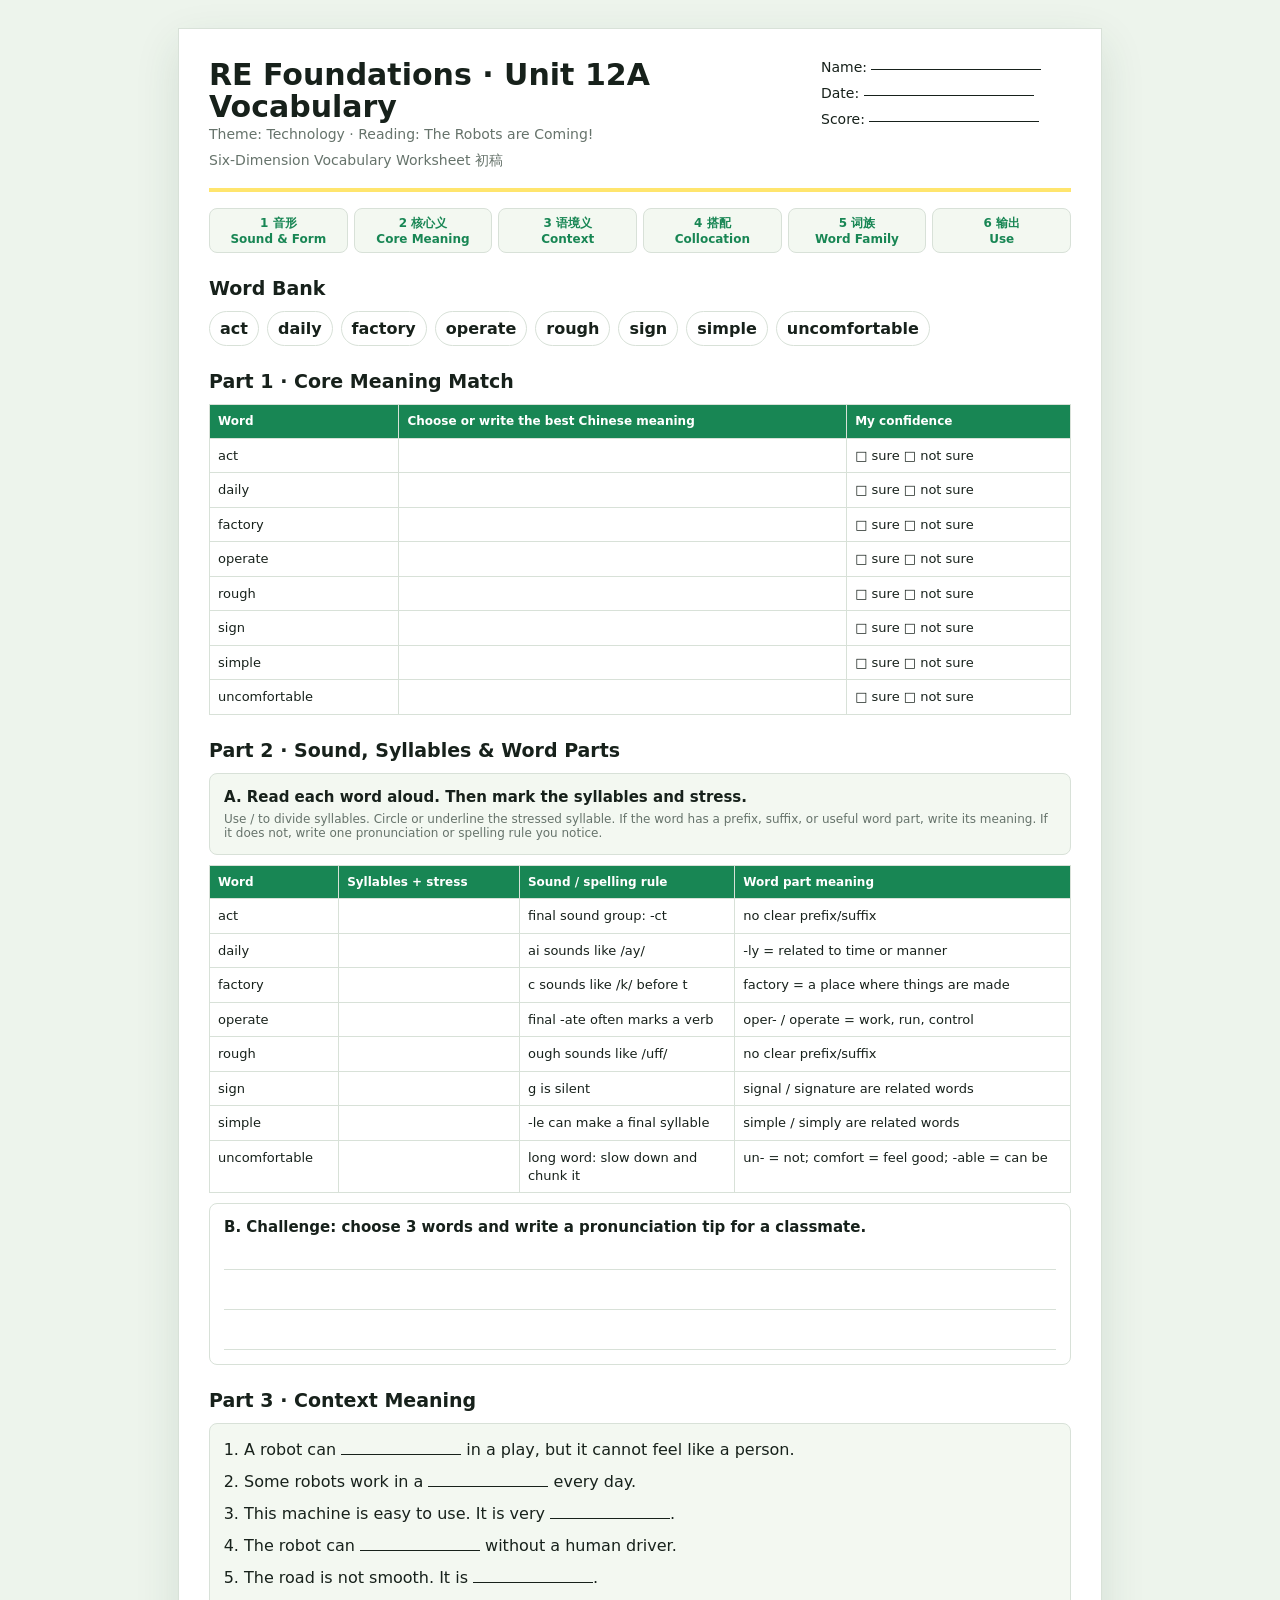
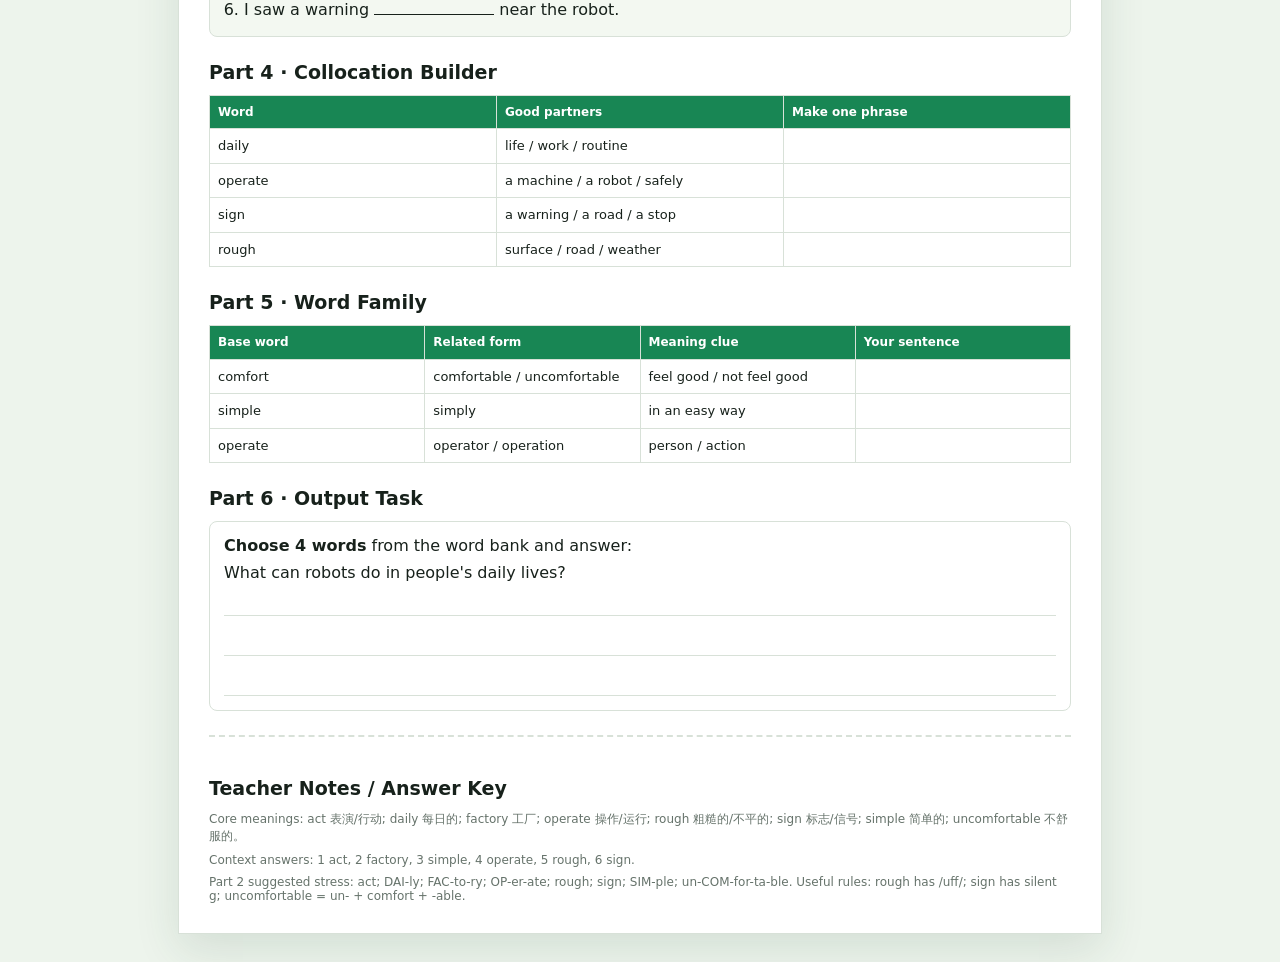
<file: worksheets/unit12A-six-dimension-vocab.html>
<!doctype html>
<html lang="zh-CN">
  <head>
    <meta charset="UTF-8" />
    <meta name="viewport" content="width=device-width, initial-scale=1.0" />
    <title>Unit 12A Six-Dimension Vocabulary Worksheet</title>
    <style>
      :root {
        --ink: #17211b;
        --muted: #66736b;
        --line: #d8e1d8;
        --soft: #f3f8f1;
        --green: #188654;
        --yellow: #ffe56d;
        --blue: #eaf2ff;
        --paper: #ffffff;
        font-family:
          Inter, ui-sans-serif, system-ui, -apple-system, BlinkMacSystemFont,
          "Segoe UI", "PingFang SC", "Microsoft YaHei", sans-serif;
      }

      * {
        box-sizing: border-box;
      }

      body {
        margin: 0;
        background: #edf4ec;
        color: var(--ink);
      }

      .page {
        width: min(100%, 980px);
        margin: 0 auto;
        padding: 28px;
      }

      .sheet {
        min-height: 1380px;
        padding: 30px;
        border: 1px solid var(--line);
        background: var(--paper);
        box-shadow: 0 16px 42px rgba(30, 72, 49, 0.12);
      }

      header {
        display: grid;
        grid-template-columns: 1fr auto;
        gap: 18px;
        align-items: start;
        padding-bottom: 18px;
        border-bottom: 4px solid var(--yellow);
      }

      h1,
      h2,
      h3,
      p {
        margin: 0;
      }

      h1 {
        font-size: 30px;
        line-height: 1.08;
      }

      h2 {
        margin: 24px 0 12px;
        font-size: 19px;
      }

      h3 {
        font-size: 15px;
      }

      .meta {
        display: grid;
        gap: 6px;
        color: var(--muted);
        font-size: 14px;
        line-height: 1.45;
      }

      .name-box {
        display: grid;
        gap: 10px;
        min-width: 250px;
        font-size: 14px;
      }

      .line {
        display: inline-block;
        width: 170px;
        border-bottom: 1px solid var(--ink);
        transform: translateY(-2px);
      }

      .dimension-bar {
        display: grid;
        grid-template-columns: repeat(6, 1fr);
        gap: 6px;
        margin-top: 16px;
      }

      .dimension-bar span {
        min-height: 34px;
        padding: 6px;
        border: 1px solid var(--line);
        border-radius: 8px;
        background: var(--soft);
        color: var(--green);
        font-size: 12px;
        font-weight: 800;
        text-align: center;
      }

      .word-bank {
        display: flex;
        flex-wrap: wrap;
        gap: 8px;
        margin-top: 12px;
      }

      .word-bank span {
        padding: 7px 10px;
        border: 1px solid var(--line);
        border-radius: 999px;
        background: #fff;
        font-weight: 800;
      }

      .box {
        padding: 14px;
        border: 1px solid var(--line);
        border-radius: 8px;
        background: #fff;
      }

      .soft {
        background: var(--soft);
      }

      table {
        width: 100%;
        border-collapse: collapse;
        table-layout: fixed;
      }

      th,
      td {
        padding: 8px;
        border: 1px solid var(--line);
        vertical-align: top;
        font-size: 13px;
        line-height: 1.35;
      }

      th {
        background: var(--green);
        color: #fff;
        font-size: 12px;
        text-align: left;
      }

      .blank {
        display: inline-block;
        min-width: 120px;
        border-bottom: 1px solid var(--ink);
      }

      .long-lines {
        display: grid;
        gap: 16px;
        margin-top: 10px;
      }

      .long-lines span {
        display: block;
        height: 24px;
        border-bottom: 1px solid var(--line);
      }

      .two-col {
        display: grid;
        grid-template-columns: 1fr 1fr;
        gap: 14px;
      }

      .prompt-list {
        display: grid;
        gap: 8px;
        padding-left: 20px;
        margin: 0;
        line-height: 1.5;
      }

      .small {
        color: var(--muted);
        font-size: 12px;
      }

      .answer-key {
        margin-top: 24px;
        padding-top: 16px;
        border-top: 2px dashed var(--line);
      }

      @media print {
        body {
          background: #fff;
        }

        .page {
          width: 100%;
          padding: 0;
        }

        .sheet {
          min-height: auto;
          border: 0;
          box-shadow: none;
          page-break-after: always;
        }
      }
    </style>
  </head>
  <body>
    <main class="page">
      <section class="sheet">
        <header>
          <div>
            <h1>RE Foundations · Unit 12A Vocabulary</h1>
            <div class="meta">
              <p>Theme: Technology · Reading: The Robots are Coming!</p>
              <p>Six-Dimension Vocabulary Worksheet 初稿</p>
            </div>
          </div>
          <div class="name-box">
            <div>Name: <span class="line"></span></div>
            <div>Date: <span class="line"></span></div>
            <div>Score: <span class="line"></span></div>
          </div>
        </header>

        <div class="dimension-bar" aria-label="six vocabulary dimensions">
          <span>1 音形<br />Sound & Form</span>
          <span>2 核心义<br />Core Meaning</span>
          <span>3 语境义<br />Context</span>
          <span>4 搭配<br />Collocation</span>
          <span>5 词族<br />Word Family</span>
          <span>6 输出<br />Use</span>
        </div>

        <h2>Word Bank</h2>
        <div class="word-bank">
          <span>act</span>
          <span>daily</span>
          <span>factory</span>
          <span>operate</span>
          <span>rough</span>
          <span>sign</span>
          <span>simple</span>
          <span>uncomfortable</span>
        </div>

        <h2>Part 1 · Core Meaning Match</h2>
        <table>
          <thead>
            <tr>
              <th style="width: 22%">Word</th>
              <th>Choose or write the best Chinese meaning</th>
              <th style="width: 26%">My confidence</th>
            </tr>
          </thead>
          <tbody>
            <tr><td>act</td><td></td><td>□ sure □ not sure</td></tr>
            <tr><td>daily</td><td></td><td>□ sure □ not sure</td></tr>
            <tr><td>factory</td><td></td><td>□ sure □ not sure</td></tr>
            <tr><td>operate</td><td></td><td>□ sure □ not sure</td></tr>
            <tr><td>rough</td><td></td><td>□ sure □ not sure</td></tr>
            <tr><td>sign</td><td></td><td>□ sure □ not sure</td></tr>
            <tr><td>simple</td><td></td><td>□ sure □ not sure</td></tr>
            <tr><td>uncomfortable</td><td></td><td>□ sure □ not sure</td></tr>
          </tbody>
        </table>

        <h2>Part 2 · Sound, Syllables & Word Parts</h2>
        <div class="box soft">
          <h3>A. Read each word aloud. Then mark the syllables and stress.</h3>
          <p class="small" style="margin-top: 6px">
            Use / to divide syllables. Circle or underline the stressed syllable.
            If the word has a prefix, suffix, or useful word part, write its meaning.
            If it does not, write one pronunciation or spelling rule you notice.
          </p>
        </div>
        <table style="margin-top: 10px">
          <thead>
            <tr>
              <th style="width: 15%">Word</th>
              <th style="width: 21%">Syllables + stress</th>
              <th style="width: 25%">Sound / spelling rule</th>
              <th>Word part meaning</th>
            </tr>
          </thead>
          <tbody>
            <tr>
              <td>act</td>
              <td></td>
              <td>final sound group: -ct</td>
              <td>no clear prefix/suffix</td>
            </tr>
            <tr>
              <td>daily</td>
              <td></td>
              <td>ai sounds like /ay/</td>
              <td>-ly = related to time or manner</td>
            </tr>
            <tr>
              <td>factory</td>
              <td></td>
              <td>c sounds like /k/ before t</td>
              <td>factory = a place where things are made</td>
            </tr>
            <tr>
              <td>operate</td>
              <td></td>
              <td>final -ate often marks a verb</td>
              <td>oper- / operate = work, run, control</td>
            </tr>
            <tr>
              <td>rough</td>
              <td></td>
              <td>ough sounds like /uff/</td>
              <td>no clear prefix/suffix</td>
            </tr>
            <tr>
              <td>sign</td>
              <td></td>
              <td>g is silent</td>
              <td>signal / signature are related words</td>
            </tr>
            <tr>
              <td>simple</td>
              <td></td>
              <td>-le can make a final syllable</td>
              <td>simple / simply are related words</td>
            </tr>
            <tr>
              <td>uncomfortable</td>
              <td></td>
              <td>long word: slow down and chunk it</td>
              <td>un- = not; comfort = feel good; -able = can be</td>
            </tr>
          </tbody>
        </table>
        <div class="box" style="margin-top: 10px">
          <h3>B. Challenge: choose 3 words and write a pronunciation tip for a classmate.</h3>
          <div class="long-lines">
            <span></span>
            <span></span>
            <span></span>
          </div>
        </div>

        <h2>Part 3 · Context Meaning</h2>
        <div class="box soft">
          <ol class="prompt-list">
            <li>A robot can <span class="blank"></span> in a play, but it cannot feel like a person.</li>
            <li>Some robots work in a <span class="blank"></span> every day.</li>
            <li>This machine is easy to use. It is very <span class="blank"></span>.</li>
            <li>The robot can <span class="blank"></span> without a human driver.</li>
            <li>The road is not smooth. It is <span class="blank"></span>.</li>
            <li>I saw a warning <span class="blank"></span> near the robot.</li>
          </ol>
        </div>

        <h2>Part 4 · Collocation Builder</h2>
        <table>
          <thead>
            <tr>
              <th>Word</th>
              <th>Good partners</th>
              <th>Make one phrase</th>
            </tr>
          </thead>
          <tbody>
            <tr><td>daily</td><td>life / work / routine</td><td></td></tr>
            <tr><td>operate</td><td>a machine / a robot / safely</td><td></td></tr>
            <tr><td>sign</td><td>a warning / a road / a stop</td><td></td></tr>
            <tr><td>rough</td><td>surface / road / weather</td><td></td></tr>
          </tbody>
        </table>

        <h2>Part 5 · Word Family</h2>
        <table>
          <thead>
            <tr>
              <th>Base word</th>
              <th>Related form</th>
              <th>Meaning clue</th>
              <th>Your sentence</th>
            </tr>
          </thead>
          <tbody>
            <tr><td>comfort</td><td>comfortable / uncomfortable</td><td>feel good / not feel good</td><td></td></tr>
            <tr><td>simple</td><td>simply</td><td>in an easy way</td><td></td></tr>
            <tr><td>operate</td><td>operator / operation</td><td>person / action</td><td></td></tr>
          </tbody>
        </table>

        <h2>Part 6 · Output Task</h2>
        <div class="box">
          <p><strong>Choose 4 words</strong> from the word bank and answer:</p>
          <p style="margin-top: 8px">What can robots do in people's daily lives?</p>
          <div class="long-lines">
            <span></span>
            <span></span>
            <span></span>
          </div>
        </div>

        <section class="answer-key">
          <h2>Teacher Notes / Answer Key</h2>
          <p class="small">
            Core meanings: act 表演/行动; daily 每日的; factory 工厂; operate 操作/运行;
            rough 粗糙的/不平的; sign 标志/信号; simple 简单的; uncomfortable 不舒服的。
          </p>
          <p class="small" style="margin-top: 8px">
            Context answers: 1 act, 2 factory, 3 simple, 4 operate, 5 rough, 6 sign.
          </p>
          <p class="small" style="margin-top: 8px">
            Part 2 suggested stress: act; DAI-ly; FAC-to-ry; OP-er-ate; rough; sign;
            SIM-ple; un-COM-for-ta-ble. Useful rules: rough has /uff/; sign has silent g;
            uncomfortable = un- + comfort + -able.
          </p>
        </section>
      </section>
    </main>
  </body>
</html>
</file>
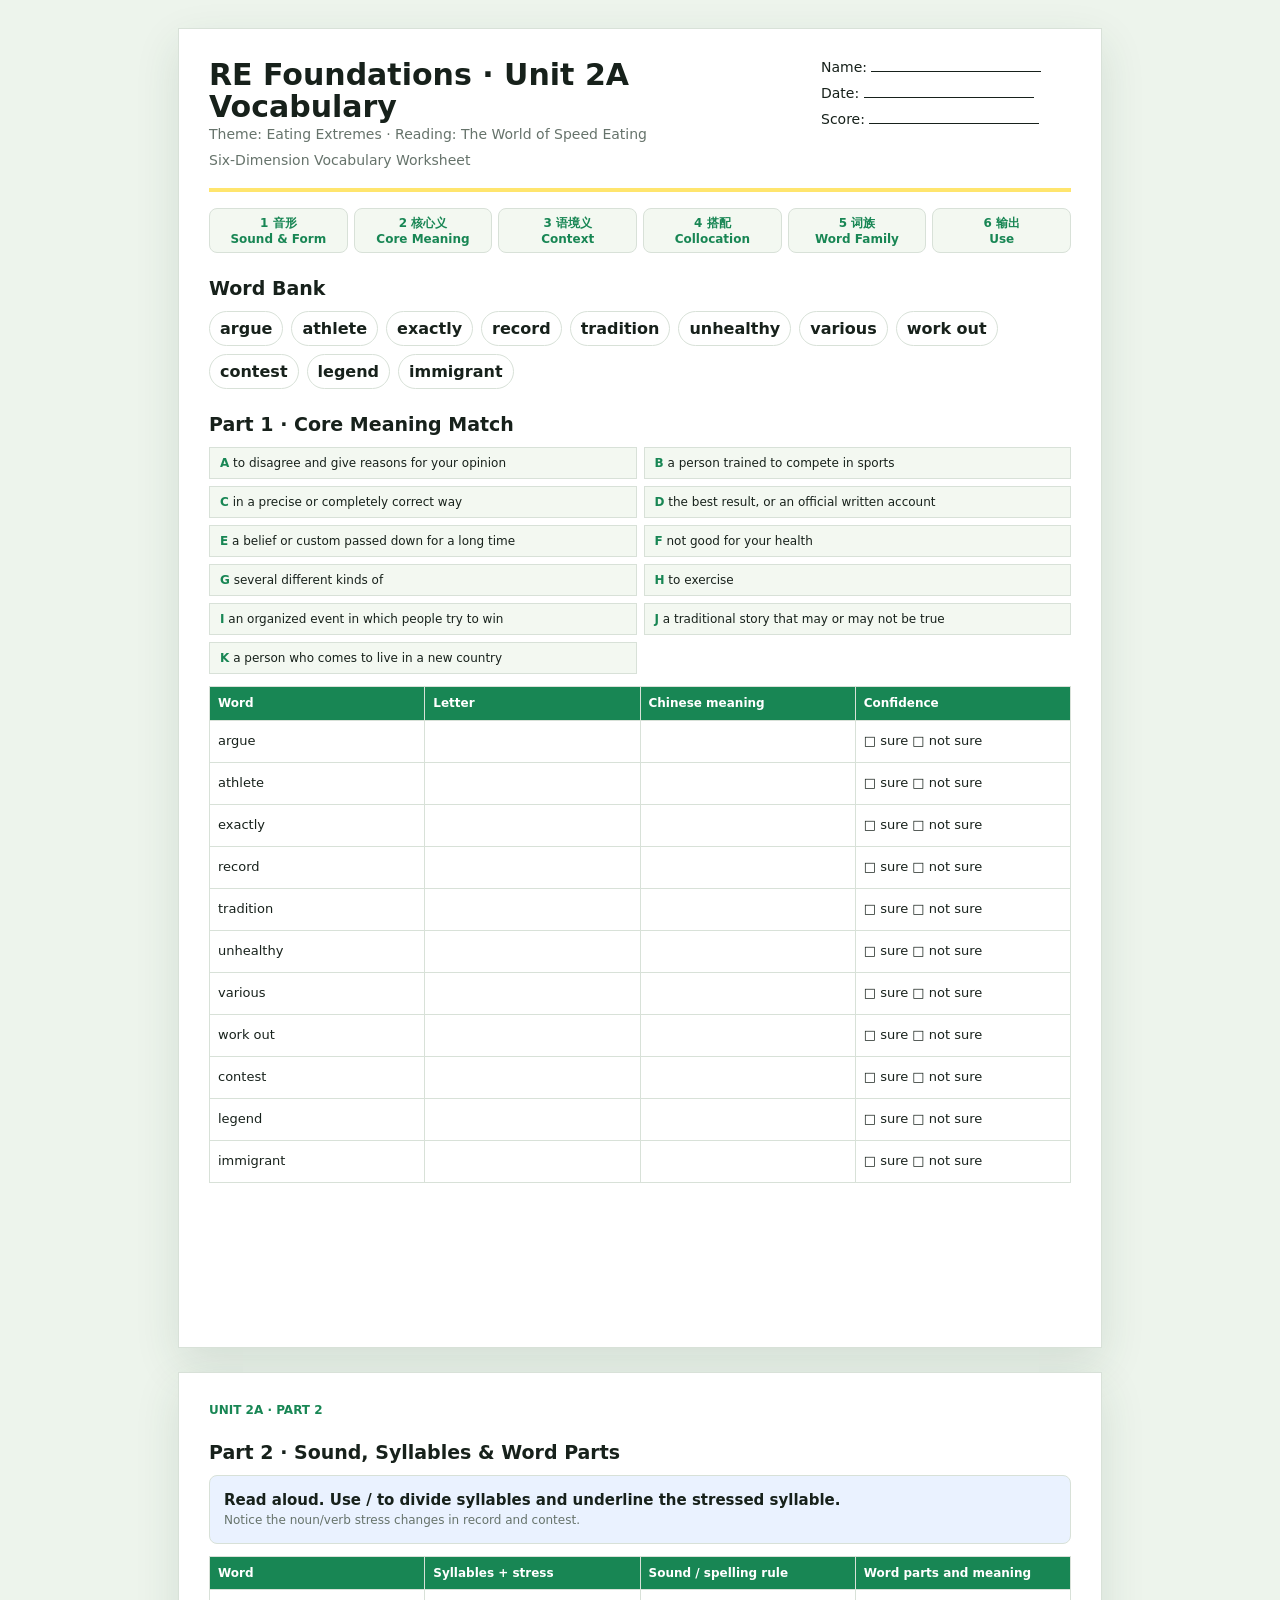
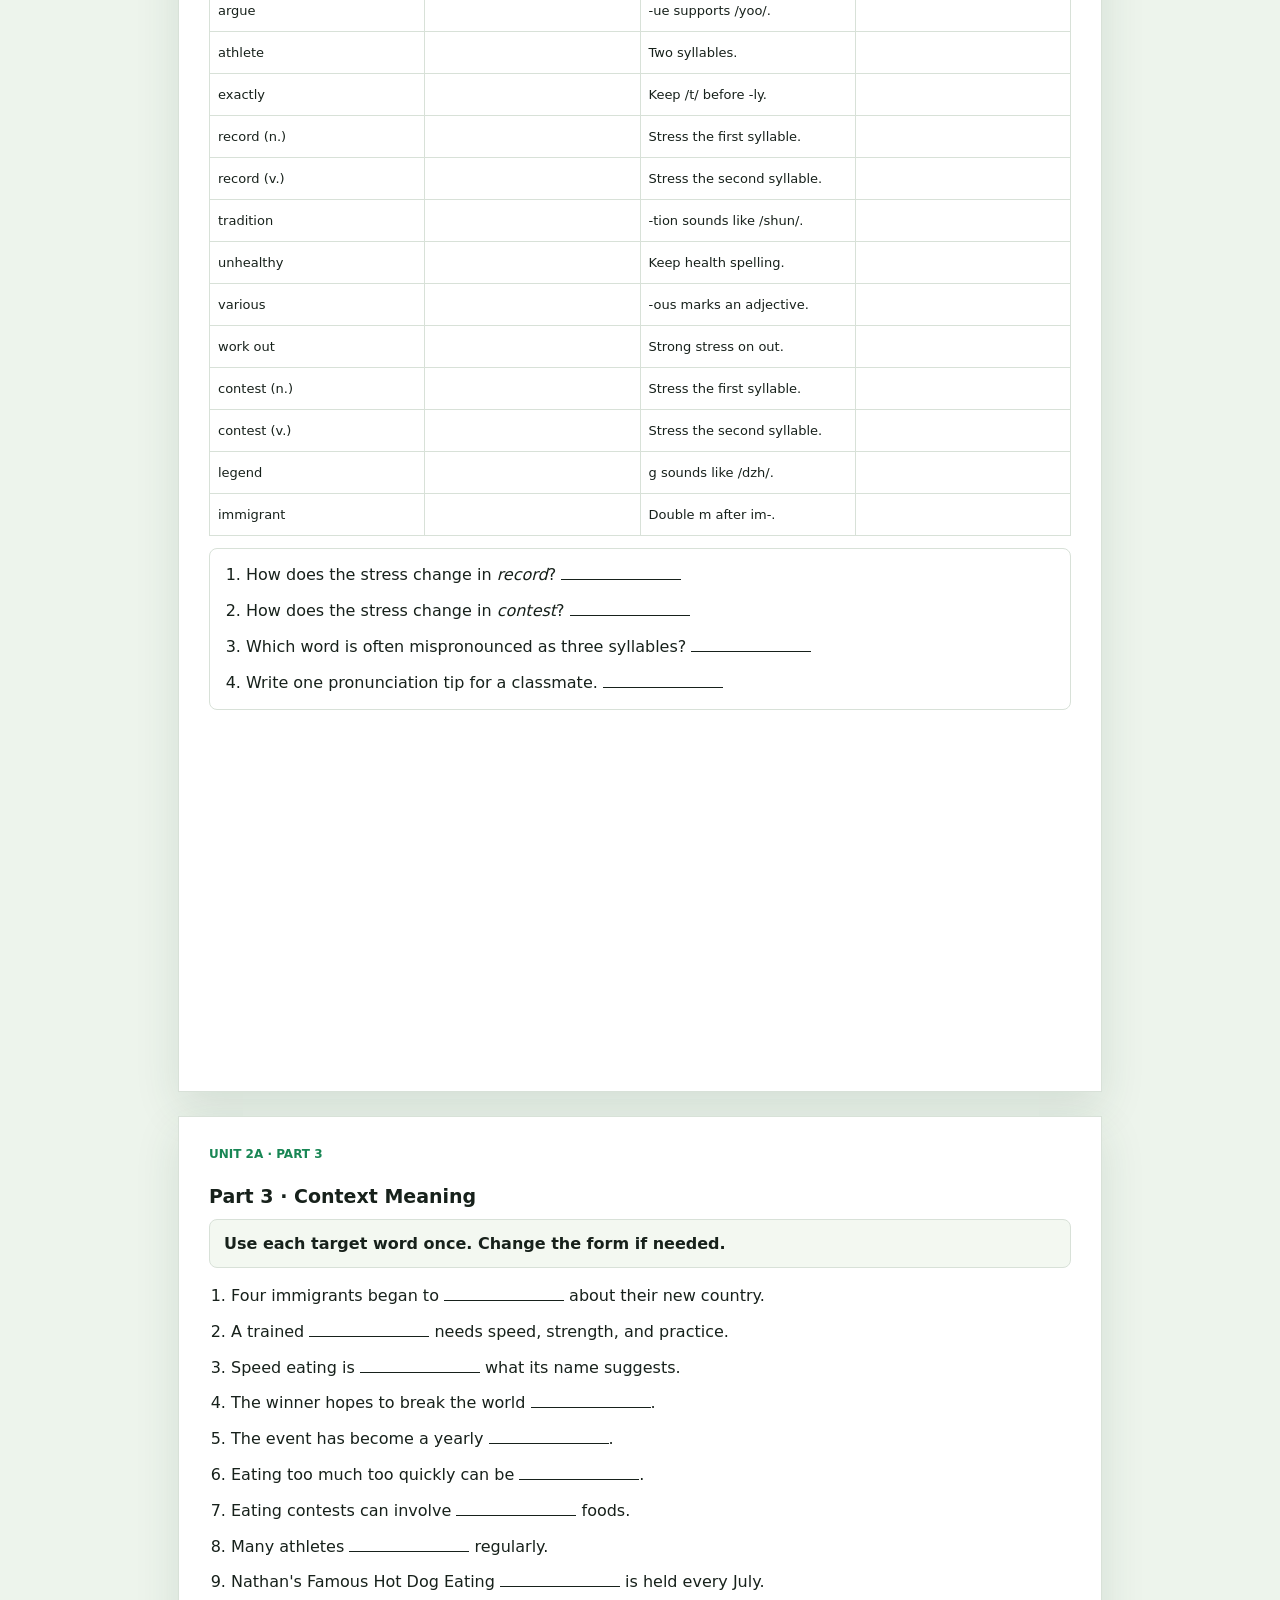
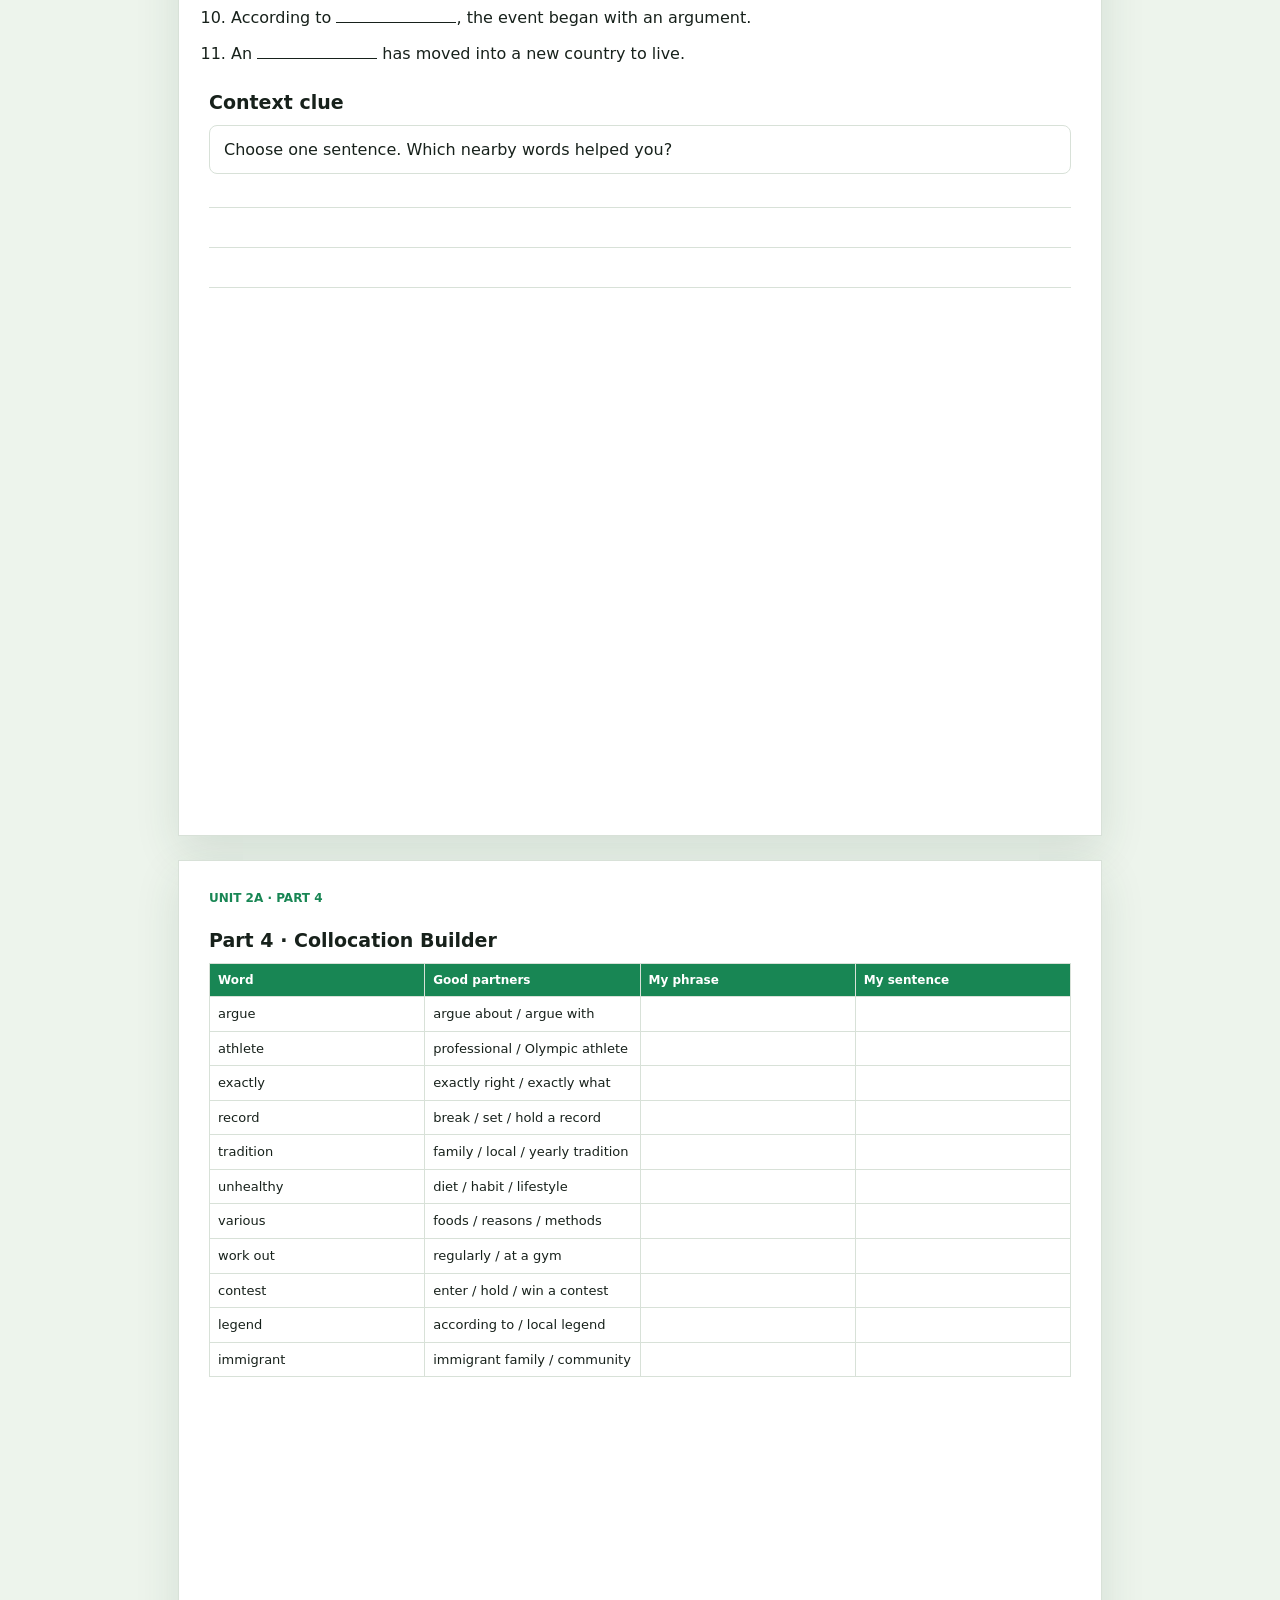
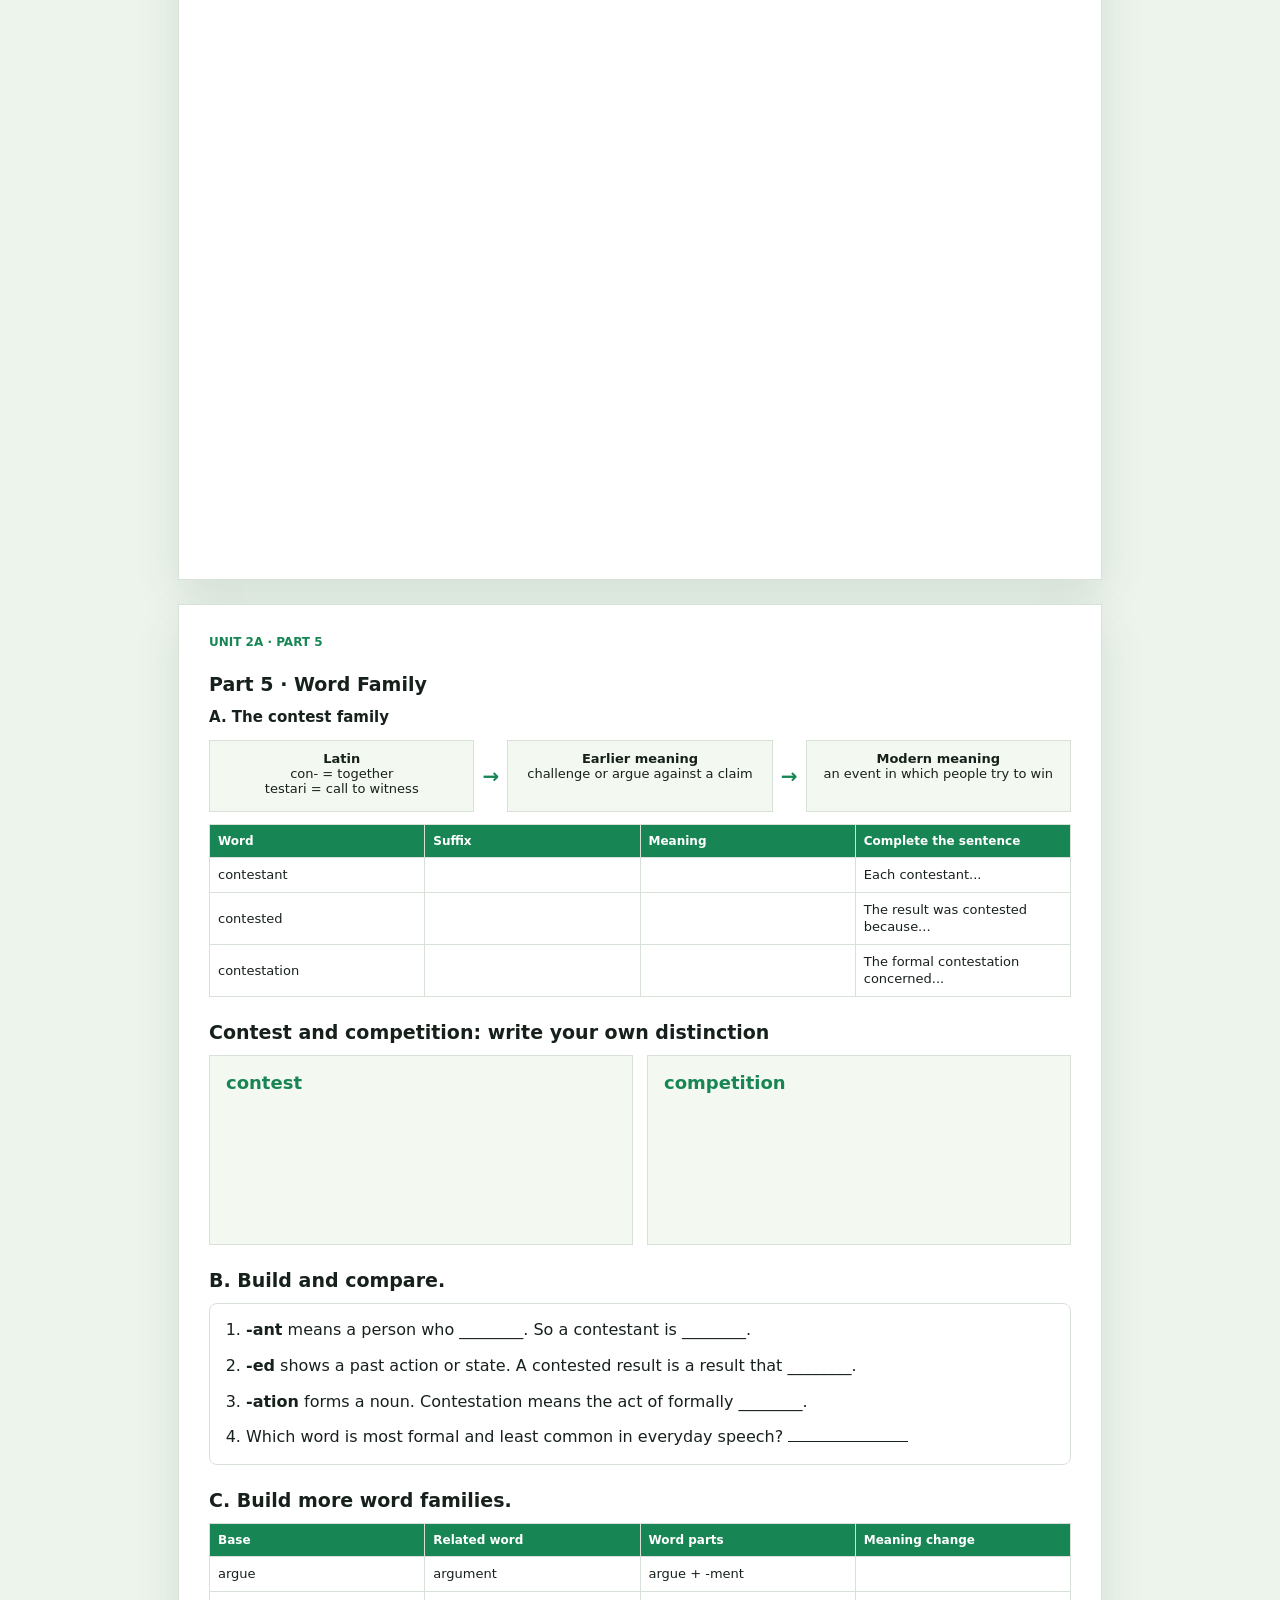
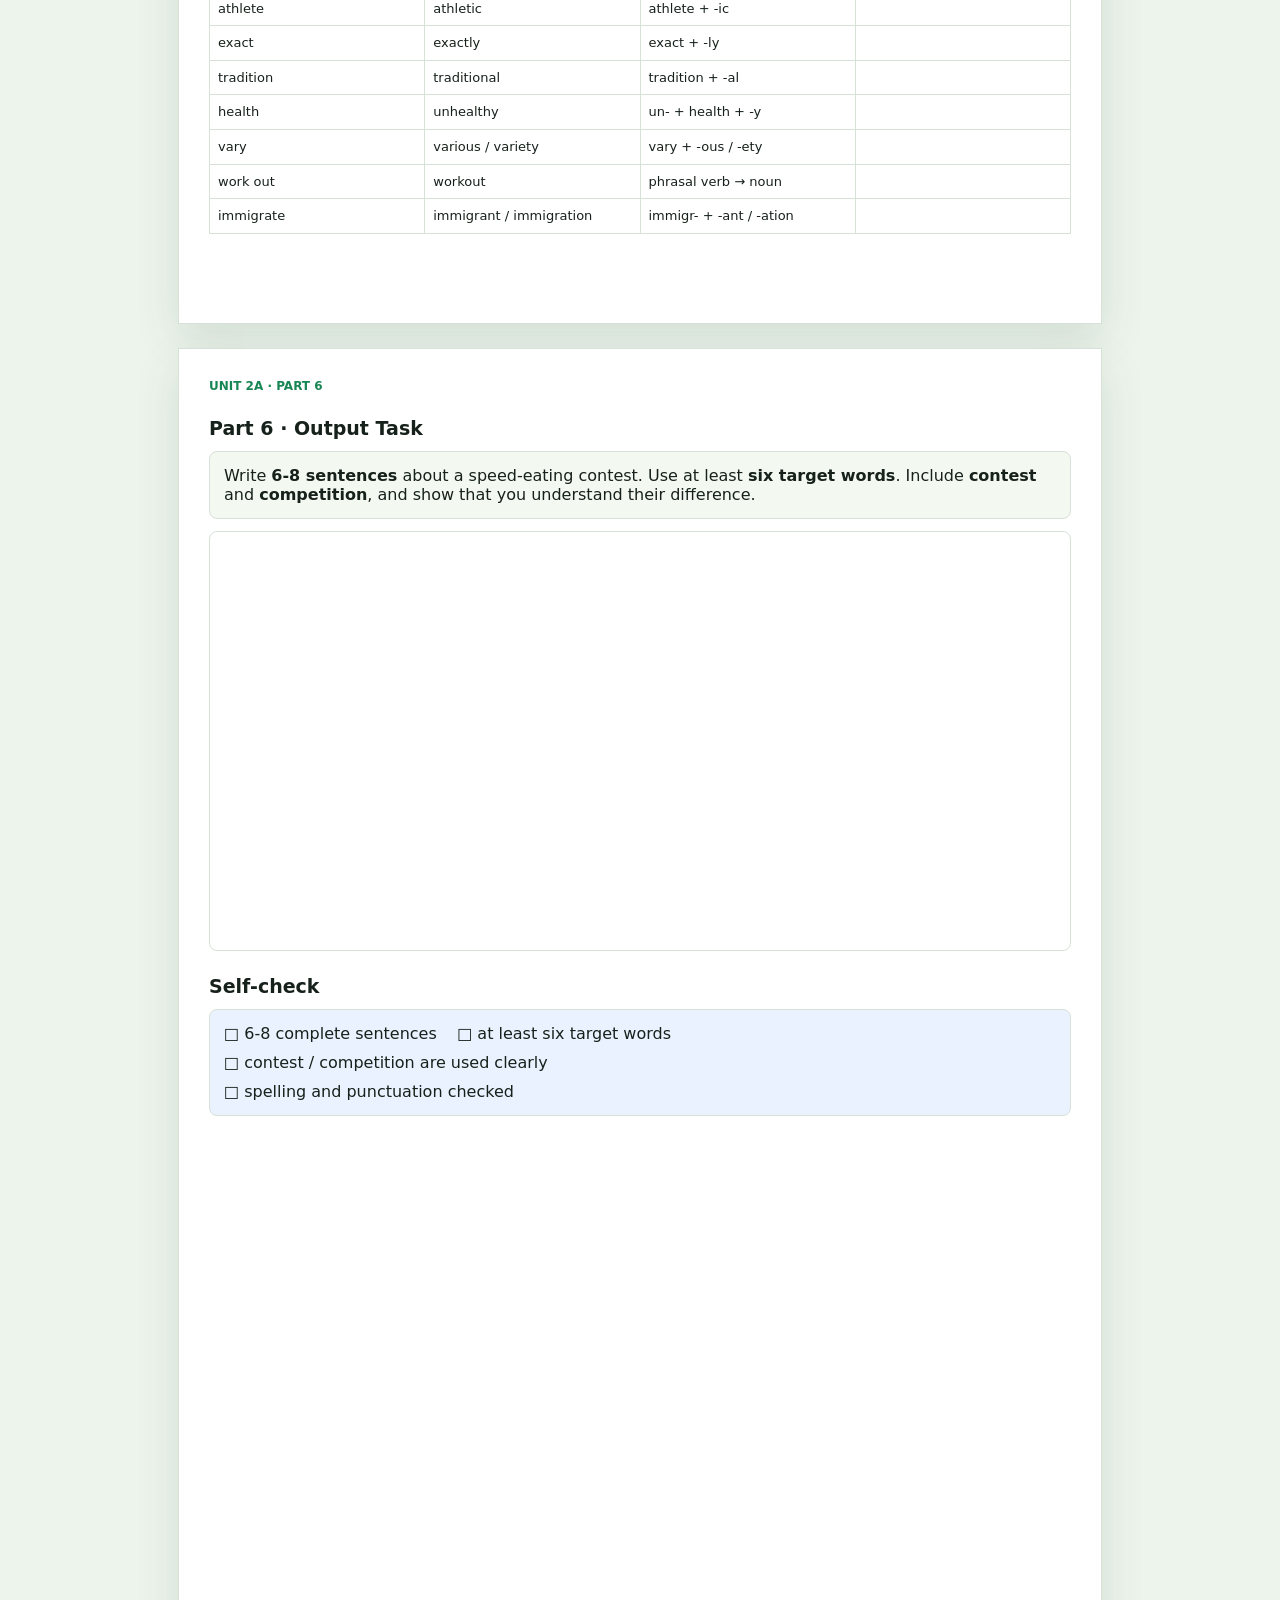
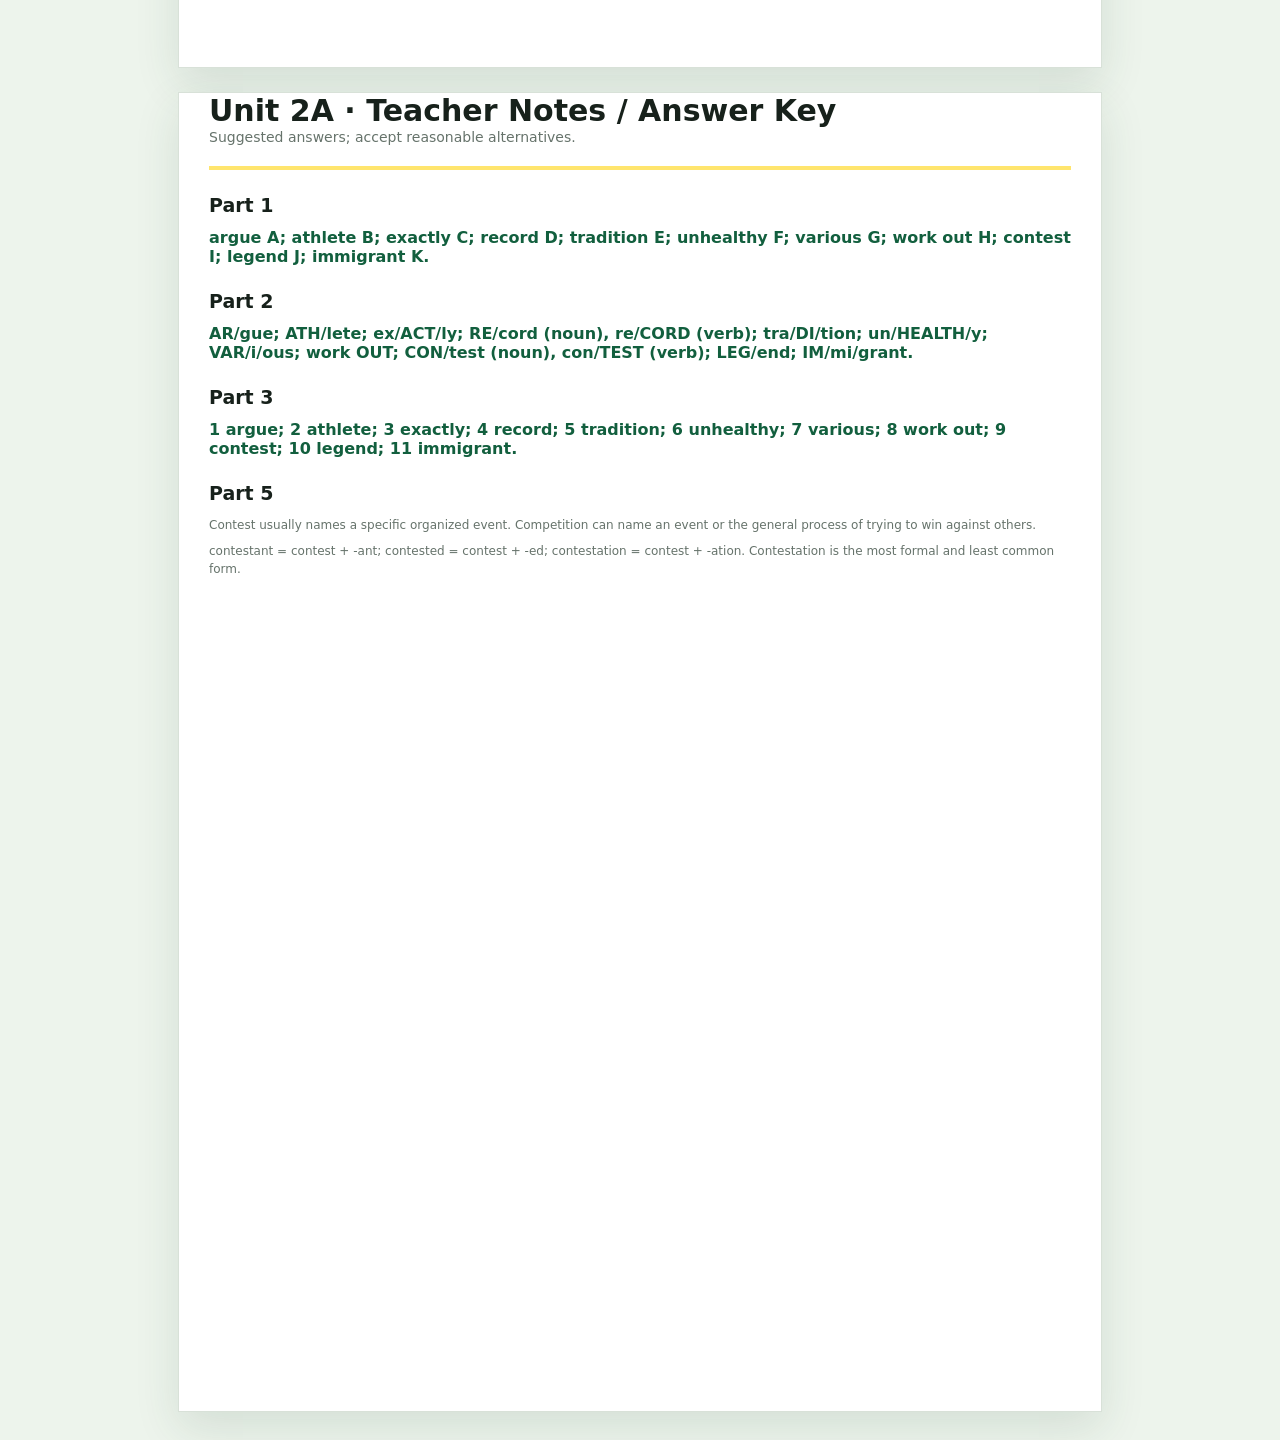
<file: worksheets/unit2A-six-dimension-vocab.html>
<!doctype html>
<html lang="zh-CN">
  <head>
    <meta charset="UTF-8" />
    <meta name="viewport" content="width=device-width, initial-scale=1.0" />
    <title>Unit 2A Six-Dimension Vocabulary Worksheet</title>
    <style>
      :root {
        --ink: #17211b;
        --muted: #66736b;
        --line: #d8e1d8;
        --soft: #f3f8f1;
        --green: #188654;
        --yellow: #ffe56d;
        --blue: #eaf2ff;
        --paper: #ffffff;
        font-family:
          Inter, ui-sans-serif, system-ui, -apple-system, BlinkMacSystemFont,
          "Segoe UI", "PingFang SC", "Microsoft YaHei", sans-serif;
      }
      * { box-sizing: border-box; }
      body { margin: 0; background: #edf4ec; color: var(--ink); }
      .page { display: grid; gap: 24px; width: min(100%, 980px); margin: 0 auto; padding: 28px; }
      .sheet {
        min-height: 1320px;
        padding: 30px;
        border: 1px solid var(--line);
        background: var(--paper);
        box-shadow: 0 16px 42px rgba(30, 72, 49, 0.12);
      }
      header {
        display: grid;
        grid-template-columns: 1fr auto;
        gap: 18px;
        align-items: start;
        padding-bottom: 18px;
        border-bottom: 4px solid var(--yellow);
      }
      h1, h2, h3, p { margin: 0; }
      h1 { font-size: 30px; line-height: 1.08; }
      h2 { margin: 24px 0 12px; font-size: 19px; }
      h3 { font-size: 15px; line-height: 1.4; }
      .meta { display: grid; gap: 6px; color: var(--muted); font-size: 14px; line-height: 1.45; }
      .name-box { display: grid; gap: 10px; min-width: 250px; font-size: 14px; }
      .line { display: inline-block; width: 170px; border-bottom: 1px solid var(--ink); }
      .dimension-bar { display: grid; grid-template-columns: repeat(6, 1fr); gap: 6px; margin-top: 16px; }
      .dimension-bar span {
        min-height: 34px;
        padding: 6px;
        border: 1px solid var(--line);
        border-radius: 8px;
        background: var(--soft);
        color: var(--green);
        font-size: 12px;
        font-weight: 800;
        text-align: center;
      }
      .word-bank { display: flex; flex-wrap: wrap; gap: 8px; margin-top: 12px; }
      .word-bank span {
        padding: 7px 10px;
        border: 1px solid var(--line);
        border-radius: 999px;
        background: #fff;
        font-weight: 800;
      }
      .box { padding: 14px; border: 1px solid var(--line); border-radius: 8px; background: #fff; }
      .soft { background: var(--soft); }
      .blue { background: var(--blue); }
      table { width: 100%; border-collapse: collapse; table-layout: fixed; }
      th, td {
        padding: 8px;
        border: 1px solid var(--line);
        vertical-align: middle;
        font-size: 13px;
        line-height: 1.35;
      }
      th { background: var(--green); color: #fff; font-size: 12px; text-align: left; }
      td.answer-cell { height: 42px; }
      .blank { display: inline-block; min-width: 120px; border-bottom: 1px solid var(--ink); }
      .prompt-list { display: grid; gap: 11px; padding-left: 22px; margin: 0; line-height: 1.55; }
      .small { color: var(--muted); font-size: 12px; line-height: 1.5; }
      .definition-grid { display: grid; grid-template-columns: 1fr 1fr; gap: 7px; margin-top: 12px; }
      .definition-grid span { padding: 8px 10px; border: 1px solid var(--line); background: var(--soft); font-size: 12px; }
      .definition-grid b { color: var(--green); }
      .origin-tree { display: grid; grid-template-columns: 1fr auto 1fr auto 1fr; gap: 8px; align-items: center; }
      .origin-node { min-height: 72px; padding: 10px; border: 1px solid var(--line); background: var(--soft); text-align: center; font-size: 13px; }
      .origin-arrow { color: var(--green); font-size: 20px; font-weight: 800; }
      .meaning-boxes { display: grid; grid-template-columns: 1fr 1fr; gap: 14px; }
      .meaning-box { min-height: 190px; padding: 16px; border: 1px solid var(--line); background: var(--soft); }
      .meaning-box strong { color: var(--green); font-size: 18px; }
      .writing-box { min-height: 420px; margin-top: 12px; border: 1px solid var(--line); border-radius: 8px; }
      .long-lines { display: grid; gap: 16px; margin-top: 10px; }
      .long-lines span { display: block; height: 24px; border-bottom: 1px solid var(--line); }
      .answer-key { padding-top: 2px; }
      .answer { color: #125f3e; font-weight: 700; }
      .page-label { margin-bottom: 14px; color: var(--green); font-size: 12px; font-weight: 800; text-transform: uppercase; }
      @media (max-width: 720px) {
        .page { padding: 12px; }
        .sheet { min-height: auto; padding: 18px; }
        header, .definition-grid, .meaning-boxes { grid-template-columns: 1fr; }
        .dimension-bar { grid-template-columns: repeat(3, 1fr); }
        .origin-tree { grid-template-columns: 1fr; }
        .origin-arrow { transform: rotate(90deg); text-align: center; }
      }
      @media print {
        body { background: #fff; }
        .page { display: block; width: 100%; padding: 0; }
        .sheet {
          min-height: auto;
          border: 0;
          box-shadow: none;
          break-after: page;
          page-break-after: always;
        }
        .sheet:last-child { break-after: auto; page-break-after: auto; }
      }
    </style>
  </head>
  <body>
    <main class="page">
      <section class="sheet">
        <header>
          <div>
            <h1>RE Foundations · Unit 2A Vocabulary</h1>
            <div class="meta">
              <p>Theme: Eating Extremes · Reading: The World of Speed Eating</p>
              <p>Six-Dimension Vocabulary Worksheet</p>
            </div>
          </div>
          <div class="name-box">
            <div>Name: <span class="line"></span></div>
            <div>Date: <span class="line"></span></div>
            <div>Score: <span class="line"></span></div>
          </div>
        </header>
        <div class="dimension-bar">
          <span>1 音形<br />Sound & Form</span><span>2 核心义<br />Core Meaning</span>
          <span>3 语境义<br />Context</span><span>4 搭配<br />Collocation</span>
          <span>5 词族<br />Word Family</span><span>6 输出<br />Use</span>
        </div>
        <h2>Word Bank</h2>
        <div class="word-bank">
          <span>argue</span><span>athlete</span><span>exactly</span><span>record</span>
          <span>tradition</span><span>unhealthy</span><span>various</span><span>work out</span>
          <span>contest</span><span>legend</span><span>immigrant</span>
        </div>
        <h2>Part 1 · Core Meaning Match</h2>
        <div class="definition-grid">
          <span><b>A</b> to disagree and give reasons for your opinion</span>
          <span><b>B</b> a person trained to compete in sports</span>
          <span><b>C</b> in a precise or completely correct way</span>
          <span><b>D</b> the best result, or an official written account</span>
          <span><b>E</b> a belief or custom passed down for a long time</span>
          <span><b>F</b> not good for your health</span>
          <span><b>G</b> several different kinds of</span>
          <span><b>H</b> to exercise</span>
          <span><b>I</b> an organized event in which people try to win</span>
          <span><b>J</b> a traditional story that may or may not be true</span>
          <span><b>K</b> a person who comes to live in a new country</span>
        </div>
        <table style="margin-top: 12px">
          <thead><tr><th>Word</th><th>Letter</th><th>Chinese meaning</th><th>Confidence</th></tr></thead>
          <tbody>
            <tr><td>argue</td><td class="answer-cell"></td><td></td><td>□ sure □ not sure</td></tr>
            <tr><td>athlete</td><td class="answer-cell"></td><td></td><td>□ sure □ not sure</td></tr>
            <tr><td>exactly</td><td class="answer-cell"></td><td></td><td>□ sure □ not sure</td></tr>
            <tr><td>record</td><td class="answer-cell"></td><td></td><td>□ sure □ not sure</td></tr>
            <tr><td>tradition</td><td class="answer-cell"></td><td></td><td>□ sure □ not sure</td></tr>
            <tr><td>unhealthy</td><td class="answer-cell"></td><td></td><td>□ sure □ not sure</td></tr>
            <tr><td>various</td><td class="answer-cell"></td><td></td><td>□ sure □ not sure</td></tr>
            <tr><td>work out</td><td class="answer-cell"></td><td></td><td>□ sure □ not sure</td></tr>
            <tr><td>contest</td><td class="answer-cell"></td><td></td><td>□ sure □ not sure</td></tr>
            <tr><td>legend</td><td class="answer-cell"></td><td></td><td>□ sure □ not sure</td></tr>
            <tr><td>immigrant</td><td class="answer-cell"></td><td></td><td>□ sure □ not sure</td></tr>
          </tbody>
        </table>
      </section>

      <section class="sheet">
        <div class="page-label">Unit 2A · Part 2</div>
        <h2>Part 2 · Sound, Syllables & Word Parts</h2>
        <div class="box blue">
          <h3>Read aloud. Use / to divide syllables and underline the stressed syllable.</h3>
          <p class="small">Notice the noun/verb stress changes in record and contest.</p>
        </div>
        <table style="margin-top: 12px">
          <thead><tr><th>Word</th><th>Syllables + stress</th><th>Sound / spelling rule</th><th>Word parts and meaning</th></tr></thead>
          <tbody>
            <tr><td>argue</td><td class="answer-cell"></td><td>-ue supports /yoo/.</td><td></td></tr>
            <tr><td>athlete</td><td class="answer-cell"></td><td>Two syllables.</td><td></td></tr>
            <tr><td>exactly</td><td class="answer-cell"></td><td>Keep /t/ before -ly.</td><td></td></tr>
            <tr><td>record (n.)</td><td class="answer-cell"></td><td>Stress the first syllable.</td><td></td></tr>
            <tr><td>record (v.)</td><td class="answer-cell"></td><td>Stress the second syllable.</td><td></td></tr>
            <tr><td>tradition</td><td class="answer-cell"></td><td>-tion sounds like /shun/.</td><td></td></tr>
            <tr><td>unhealthy</td><td class="answer-cell"></td><td>Keep health spelling.</td><td></td></tr>
            <tr><td>various</td><td class="answer-cell"></td><td>-ous marks an adjective.</td><td></td></tr>
            <tr><td>work out</td><td class="answer-cell"></td><td>Strong stress on out.</td><td></td></tr>
            <tr><td>contest (n.)</td><td class="answer-cell"></td><td>Stress the first syllable.</td><td></td></tr>
            <tr><td>contest (v.)</td><td class="answer-cell"></td><td>Stress the second syllable.</td><td></td></tr>
            <tr><td>legend</td><td class="answer-cell"></td><td>g sounds like /dzh/.</td><td></td></tr>
            <tr><td>immigrant</td><td class="answer-cell"></td><td>Double m after im-.</td><td></td></tr>
          </tbody>
        </table>
        <div class="box" style="margin-top: 12px">
          <ol class="prompt-list">
            <li>How does the stress change in <em>record</em>? <span class="blank"></span></li>
            <li>How does the stress change in <em>contest</em>? <span class="blank"></span></li>
            <li>Which word is often mispronounced as three syllables? <span class="blank"></span></li>
            <li>Write one pronunciation tip for a classmate. <span class="blank"></span></li>
          </ol>
        </div>
      </section>

      <section class="sheet">
        <div class="page-label">Unit 2A · Part 3</div>
        <h2>Part 3 · Context Meaning</h2>
        <div class="box soft"><strong>Use each target word once. Change the form if needed.</strong></div>
        <ol class="prompt-list" style="margin-top: 16px">
          <li>Four immigrants began to <span class="blank"></span> about their new country.</li>
          <li>A trained <span class="blank"></span> needs speed, strength, and practice.</li>
          <li>Speed eating is <span class="blank"></span> what its name suggests.</li>
          <li>The winner hopes to break the world <span class="blank"></span>.</li>
          <li>The event has become a yearly <span class="blank"></span>.</li>
          <li>Eating too much too quickly can be <span class="blank"></span>.</li>
          <li>Eating contests can involve <span class="blank"></span> foods.</li>
          <li>Many athletes <span class="blank"></span> regularly.</li>
          <li>Nathan's Famous Hot Dog Eating <span class="blank"></span> is held every July.</li>
          <li>According to <span class="blank"></span>, the event began with an argument.</li>
          <li>An <span class="blank"></span> has moved into a new country to live.</li>
        </ol>
        <h2>Context clue</h2>
        <div class="box">Choose one sentence. Which nearby words helped you?</div>
        <div class="long-lines"><span></span><span></span><span></span></div>
      </section>

      <section class="sheet">
        <div class="page-label">Unit 2A · Part 4</div>
        <h2>Part 4 · Collocation Builder</h2>
        <table>
          <thead><tr><th>Word</th><th>Good partners</th><th>My phrase</th><th>My sentence</th></tr></thead>
          <tbody>
            <tr><td>argue</td><td>argue about / argue with</td><td></td><td></td></tr>
            <tr><td>athlete</td><td>professional / Olympic athlete</td><td></td><td></td></tr>
            <tr><td>exactly</td><td>exactly right / exactly what</td><td></td><td></td></tr>
            <tr><td>record</td><td>break / set / hold a record</td><td></td><td></td></tr>
            <tr><td>tradition</td><td>family / local / yearly tradition</td><td></td><td></td></tr>
            <tr><td>unhealthy</td><td>diet / habit / lifestyle</td><td></td><td></td></tr>
            <tr><td>various</td><td>foods / reasons / methods</td><td></td><td></td></tr>
            <tr><td>work out</td><td>regularly / at a gym</td><td></td><td></td></tr>
            <tr><td>contest</td><td>enter / hold / win a contest</td><td></td><td></td></tr>
            <tr><td>legend</td><td>according to / local legend</td><td></td><td></td></tr>
            <tr><td>immigrant</td><td>immigrant family / community</td><td></td><td></td></tr>
          </tbody>
        </table>
      </section>

      <section class="sheet">
        <div class="page-label">Unit 2A · Part 5</div>
        <h2>Part 5 · Word Family</h2>
        <h3>A. The contest family</h3>
        <div class="origin-tree" style="margin-top: 12px">
          <div class="origin-node"><strong>Latin</strong><br />con- = together<br />testari = call to witness</div>
          <div class="origin-arrow">→</div>
          <div class="origin-node"><strong>Earlier meaning</strong><br />challenge or argue against a claim</div>
          <div class="origin-arrow">→</div>
          <div class="origin-node"><strong>Modern meaning</strong><br />an event in which people try to win</div>
        </div>
        <table style="margin-top: 12px">
          <thead><tr><th>Word</th><th>Suffix</th><th>Meaning</th><th>Complete the sentence</th></tr></thead>
          <tbody>
            <tr><td>contestant</td><td></td><td></td><td>Each contestant...</td></tr>
            <tr><td>contested</td><td></td><td></td><td>The result was contested because...</td></tr>
            <tr><td>contestation</td><td></td><td></td><td>The formal contestation concerned...</td></tr>
          </tbody>
        </table>

        <h2>Contest and competition: write your own distinction</h2>
        <div class="meaning-boxes">
          <div class="meaning-box"><strong>contest</strong></div>
          <div class="meaning-box"><strong>competition</strong></div>
        </div>

        <h2>B. Build and compare.</h2>
        <div class="box">
          <ol class="prompt-list">
            <li><strong>-ant</strong> means a person who ________. So a contestant is ________.</li>
            <li><strong>-ed</strong> shows a past action or state. A contested result is a result that ________.</li>
            <li><strong>-ation</strong> forms a noun. Contestation means the act of formally ________.</li>
            <li>Which word is most formal and least common in everyday speech? <span class="blank"></span></li>
          </ol>
        </div>

        <h2>C. Build more word families.</h2>
        <table>
          <thead><tr><th>Base</th><th>Related word</th><th>Word parts</th><th>Meaning change</th></tr></thead>
          <tbody>
            <tr><td>argue</td><td>argument</td><td>argue + -ment</td><td></td></tr>
            <tr><td>athlete</td><td>athletic</td><td>athlete + -ic</td><td></td></tr>
            <tr><td>exact</td><td>exactly</td><td>exact + -ly</td><td></td></tr>
            <tr><td>tradition</td><td>traditional</td><td>tradition + -al</td><td></td></tr>
            <tr><td>health</td><td>unhealthy</td><td>un- + health + -y</td><td></td></tr>
            <tr><td>vary</td><td>various / variety</td><td>vary + -ous / -ety</td><td></td></tr>
            <tr><td>work out</td><td>workout</td><td>phrasal verb → noun</td><td></td></tr>
            <tr><td>immigrate</td><td>immigrant / immigration</td><td>immigr- + -ant / -ation</td><td></td></tr>
          </tbody>
        </table>
      </section>

      <section class="sheet">
        <div class="page-label">Unit 2A · Part 6</div>
        <h2>Part 6 · Output Task</h2>
        <div class="box soft">
          <p>
            Write <strong>6-8 sentences</strong> about a speed-eating contest.
            Use at least <strong>six target words</strong>. Include
            <strong>contest</strong> and <strong>competition</strong>, and show
            that you understand their difference.
          </p>
        </div>
        <div class="writing-box"></div>
        <h2>Self-check</h2>
        <div class="box blue">
          <p>□ 6-8 complete sentences &nbsp;&nbsp; □ at least six target words</p>
          <p style="margin-top: 10px">□ contest / competition are used clearly</p>
          <p style="margin-top: 10px">□ spelling and punctuation checked</p>
        </div>
      </section>

      <section class="sheet answer-key">
        <header>
          <div>
            <h1>Unit 2A · Teacher Notes / Answer Key</h1>
            <div class="meta"><p>Suggested answers; accept reasonable alternatives.</p></div>
          </div>
        </header>
        <h2>Part 1</h2>
        <p class="answer">argue A; athlete B; exactly C; record D; tradition E; unhealthy F; various G; work out H; contest I; legend J; immigrant K.</p>
        <h2>Part 2</h2>
        <p class="answer">AR/gue; ATH/lete; ex/ACT/ly; RE/cord (noun), re/CORD (verb); tra/DI/tion; un/HEALTH/y; VAR/i/ous; work OUT; CON/test (noun), con/TEST (verb); LEG/end; IM/mi/grant.</p>
        <h2>Part 3</h2>
        <p class="answer">1 argue; 2 athlete; 3 exactly; 4 record; 5 tradition; 6 unhealthy; 7 various; 8 work out; 9 contest; 10 legend; 11 immigrant.</p>
        <h2>Part 5</h2>
        <p class="small">Contest usually names a specific organized event. Competition can name an event or the general process of trying to win against others.</p>
        <p class="small" style="margin-top: 8px">contestant = contest + -ant; contested = contest + -ed; contestation = contest + -ation. Contestation is the most formal and least common form.</p>
      </section>
    </main>
  </body>
</html>
</file>
